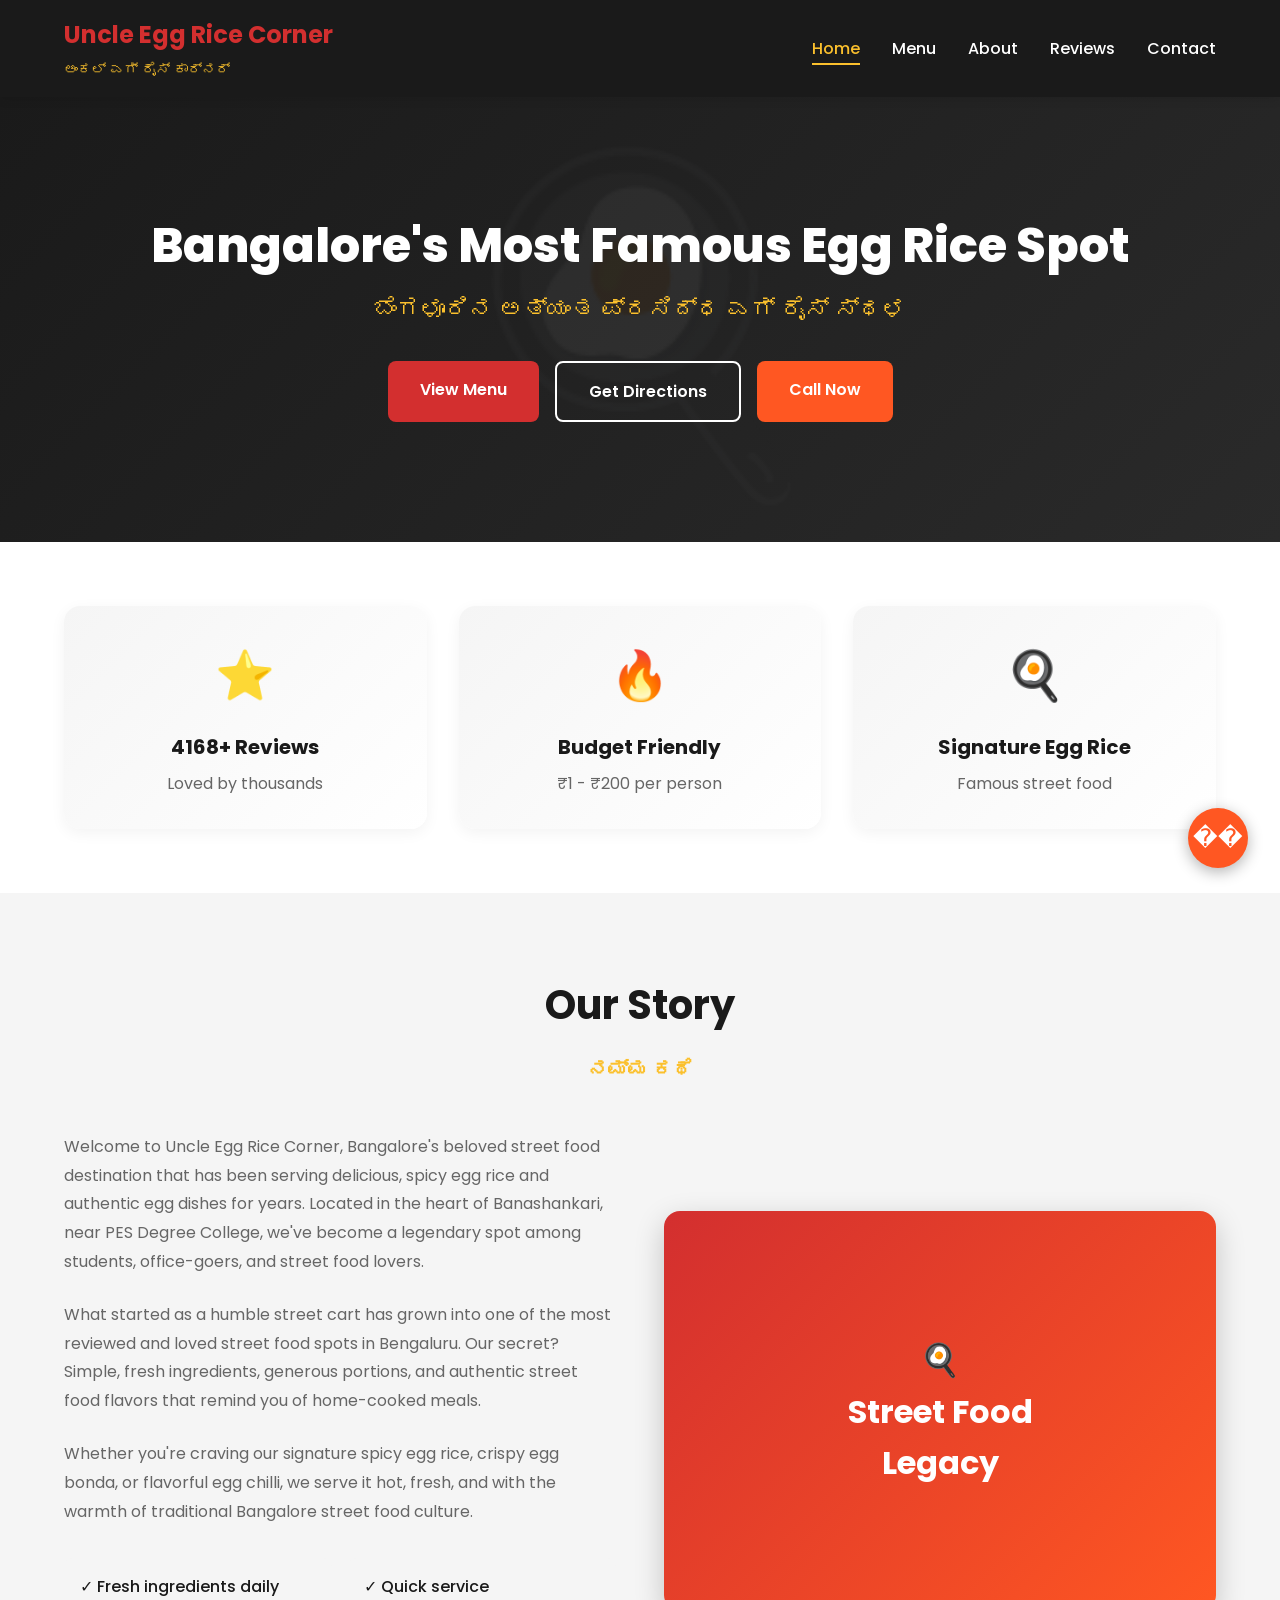
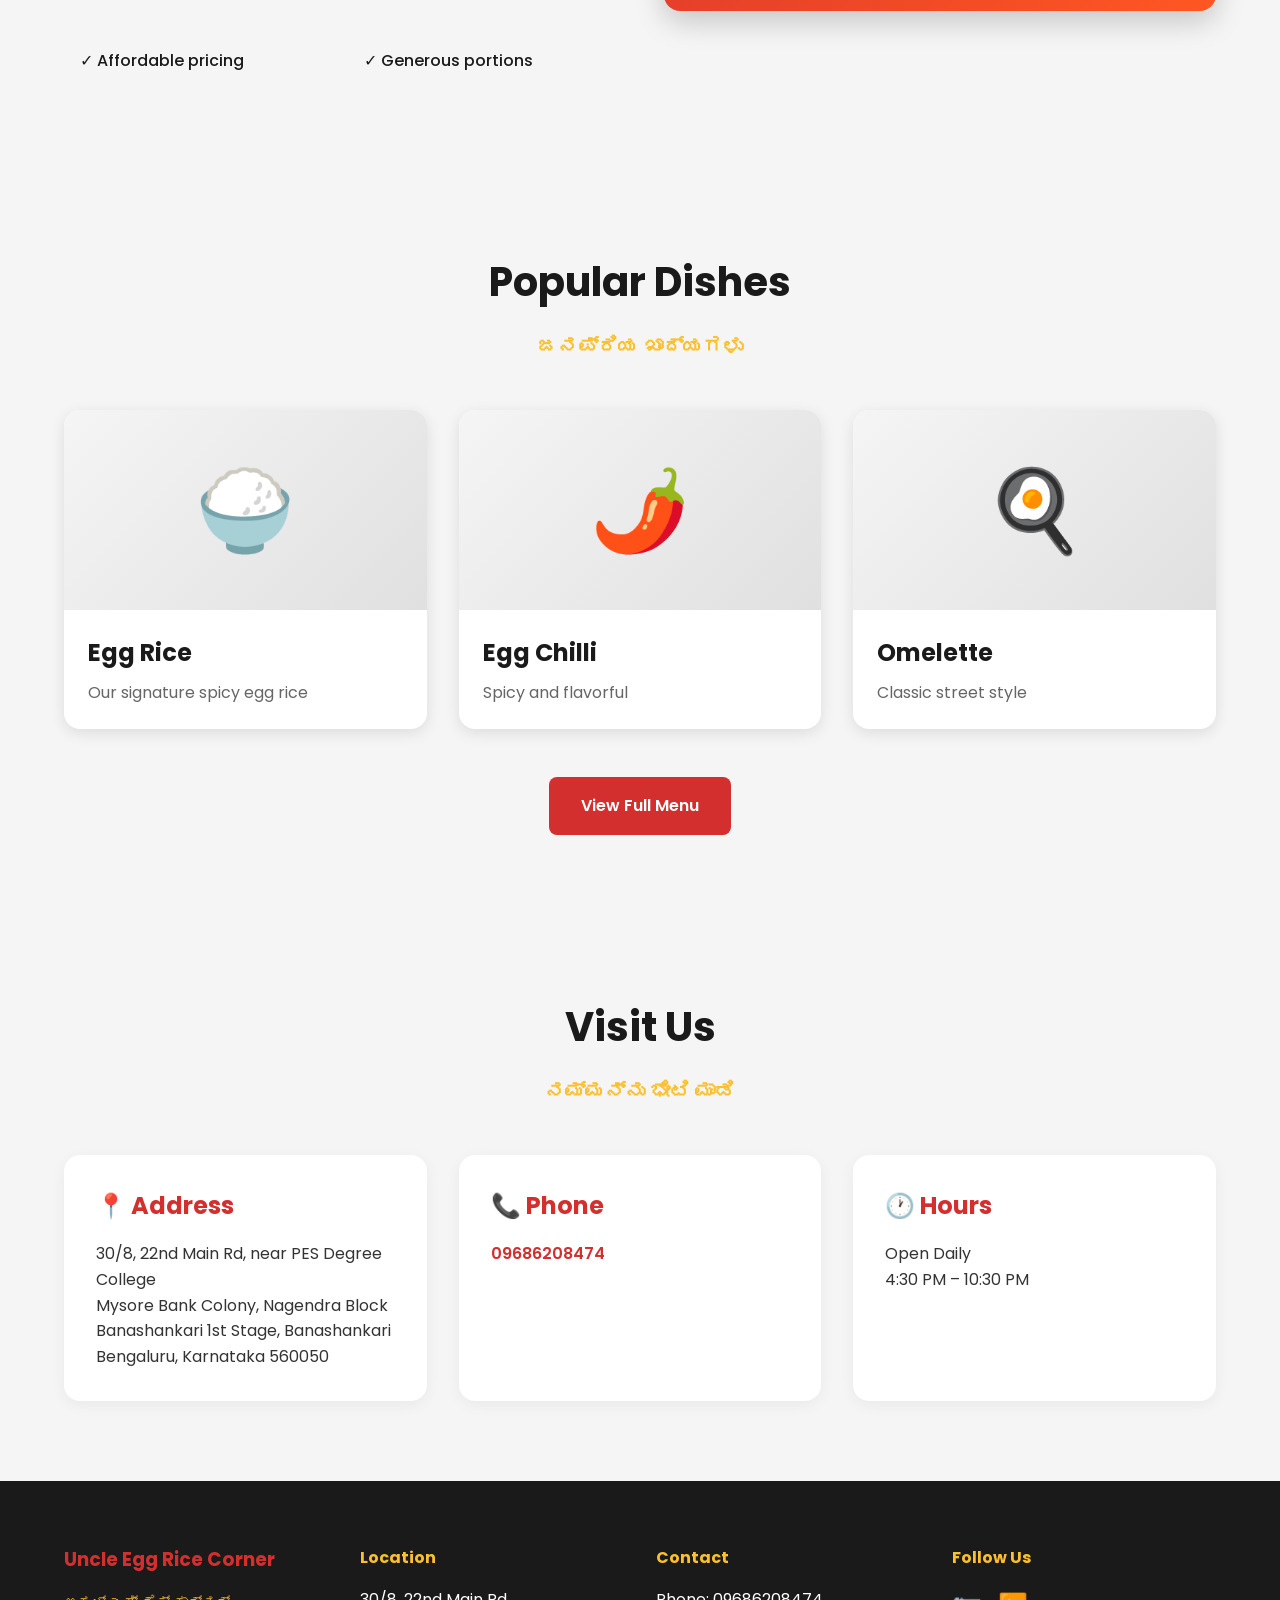
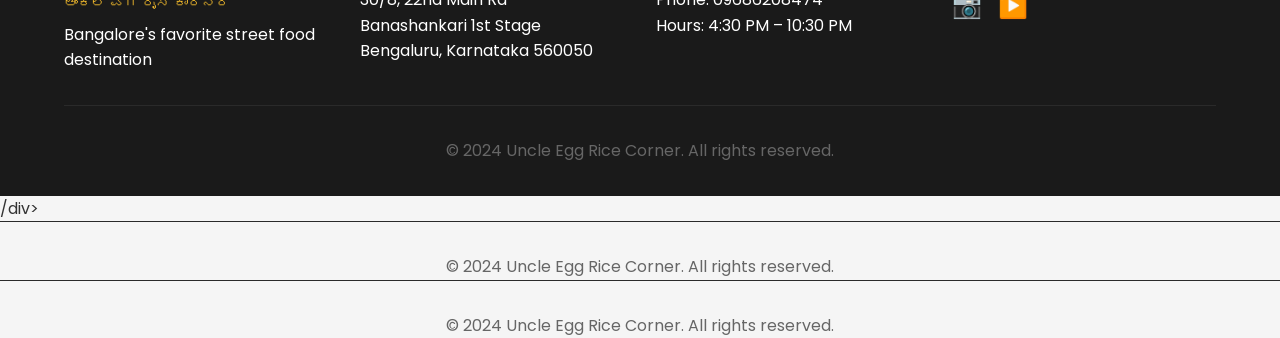
<file: index.html>
﻿<!DOCTYPE html>
<html lang="en">

<head>
    <meta charset="UTF-8">
    <meta name="viewport" content="width=device-width, initial-scale=1.0">
    <meta name="description"
        content="Uncle Egg Rice Corner is a famous Bengaluru street food spot serving spicy egg rice, egg chilli and omelette at affordable prices near PES College, Banashankari.">
    <meta name="keywords"
        content="egg rice bangalore, banashankari street food, best egg rice near PES college, uncle egg rice, bangalore street food, egg dishes bangalore">
    <meta name="author" content="Uncle Egg Rice Corner">

    <title>Best Egg Rice in Bangalore | Uncle Egg Rice Corner | ಅಂಕಲ್ ಎಗ್ ರೈಸ್ ಕಾರ್ನರ್</title>

    <link rel="preconnect" href="https://fonts.googleapis.com">
    <link rel="preconnect" href="https://fonts.gstatic.com" crossorigin>
    <link href="https://fonts.googleapis.com/css2?family=Poppins:wght@300;400;500;600;700;800&display=swap"
        rel="stylesheet">
    <link rel="stylesheet" href="css/styles.css">

    <script type="application/ld+json">
    {
      "@context": "https://schema.org",
      "@type": "Restaurant",
      "name": "Uncle Egg Rice Corner",
      "alternateName": "ಅಂಕಲ್ ಎಗ್ ರೈಸ್ ಕಾರ್ನರ್",
      "image": "https://example.com/images/hero.jpg",
      "address": {
        "@type": "PostalAddress",
        "streetAddress": "30/8, 22nd Main Rd, near PES Degree College, Mysore Bank Colony, Nagendra Block",
        "addressLocality": "Banashankari",
        "addressRegion": "Karnataka",
        "postalCode": "560050",
        "addressCountry": "IN"
      },
      "telephone": "+919686208474",
      "priceRange": "₹1 - ₹200",
      "servesCuisine": "Street Food, Fast Food",
      "aggregateRating": {
        "@type": "AggregateRating",
        "ratingValue": "3.5",
        "reviewCount": "4168"
      },
      "openingHoursSpecification": {
        "@type": "OpeningHoursSpecification",
        "dayOfWeek": ["Monday", "Tuesday", "Wednesday", "Thursday", "Friday", "Saturday", "Sunday"],
        "opens": "16:30",
        "closes": "22:30"
      },
      "geo": {
        "@type": "GeoCoordinates",
        "latitude": "12.9410",
        "longitude": "77.5530"
      }
    }
    </script>
</head>

<body>
    <nav class="navbar" id="navbar">
        <div class="nav-container">
            <div class="logo">
                <h1>Uncle Egg Rice Corner</h1>
                <p class="logo-kannada">ಅಂಕಲ್ ಎಗ್ ರೈಸ್ ಕಾರ್ನರ್</p>
            </div>
            <button class="mobile-menu-toggle" id="mobileMenuToggle">
                <span></span>
                <span></span>
                <span></span>
            </button>
            <ul class="nav-menu" id="navMenu">
                <li><a href="index.html" class="active">Home</a></li>
                <li><a href="menu.html">Menu</a></li>
                <li><a href="about.html">About</a></li>
                <li><a href="reviews.html">Reviews</a></li>
                <li><a href="contact.html">Contact</a></li>
            </ul>
        </div>
    </nav>

    <section class="hero">
        <div class="hero-overlay"></div>
        <div class="hero-content">
            <h1 class="hero-title">Bangalore's Most Famous Egg Rice Spot</h1>
            <p class="hero-subtitle">ಬೆಂಗಳೂರಿನ ಅತ್ಯಂತ ಪ್ರಸಿದ್ಧ ಎಗ್ ರೈಸ್ ಸ್ಥಳ</p>
            <div class="hero-buttons">
                <a href="menu.html" class="btn btn-primary">View Menu</a>
                <a href="https://maps.google.com/?q=WHR3+99+Bengaluru" target="_blank" class="btn btn-secondary">Get
                    Directions</a>
                <a href="tel:+919686208474" class="btn btn-accent">Call Now</a>
            </div>
        </div>
    </section>

    <section class="highlights">
        <div class="container">
            <div class="highlight-cards">
                <div class="highlight-card">
                    <div class="highlight-icon">⭐</div>
                    <h3>4168+ Reviews</h3>
                    <p>Loved by thousands</p>
                </div>
                <div class="highlight-card">
                    <div class="highlight-icon">🔥</div>
                    <h3>Budget Friendly</h3>
                    <p>₹1 - ₹200 per person</p>
                </div>
                <div class="highlight-card">
                    <div class="highlight-icon">🍳</div>
                    <h3>Signature Egg Rice</h3>
                    <p>Famous street food</p>
                </div>
            </div>
        </div>
    </section>

    <section class="story">
        <div class="container">
            <h2 class="section-title">Our Story</h2>
            <p class="section-subtitle">ನಮ್ಮ ಕಥೆ</p>
            <div class="story-content">
                <div class="story-text">
                    <p>Welcome to Uncle Egg Rice Corner, Bangalore's beloved street food destination that has been
                        serving delicious, spicy egg rice and authentic egg dishes for years. Located in the heart of
                        Banashankari, near PES Degree College, we've become a legendary spot among students,
                        office-goers, and street food lovers.</p>
                    <p>What started as a humble street cart has grown into one of the most reviewed and loved street
                        food spots in Bengaluru. Our secret? Simple, fresh ingredients, generous portions, and authentic
                        street food flavors that remind you of home-cooked meals.</p>
                    <p>Whether you're craving our signature spicy egg rice, crispy egg bonda, or flavorful egg chilli,
                        we serve it hot, fresh, and with the warmth of traditional Bangalore street food culture.</p>
                    <div class="story-features">
                        <div class="feature">✓ Fresh ingredients daily</div>
                        <div class="feature">✓ Quick service</div>
                        <div class="feature">✓ Affordable pricing</div>
                        <div class="feature">✓ Generous portions</div>
                    </div>
                </div>
                <div class="story-image">
                    <div class="placeholder-image">
                        <p>🍳<br>Street Food<br>Legacy</p>
                    </div>
                </div>
            </div>
        </div>
    </section>

    <section class="featured-dishes">
        <div class="container">
            <h2 class="section-title">Popular Dishes</h2>
            <p class="section-subtitle">ಜನಪ್ರಿಯ ಖಾದ್ಯಗಳು</p>
            <div class="dishes-grid">
                <div class="dish-card">
                    <div class="dish-image">
                        <div class="placeholder-dish">🍚</div>
                    </div>
                    <h3>Egg Rice</h3>
                    <p>Our signature spicy egg rice</p>
                </div>
                <div class="dish-card">
                    <div class="dish-image">
                        <div class="placeholder-dish">🌶️</div>
                    </div>
                    <h3>Egg Chilli</h3>
                    <p>Spicy and flavorful</p>
                </div>
                <div class="dish-card">
                    <div class="dish-image">
                        <div class="placeholder-dish">🍳</div>
                    </div>
                    <h3>Omelette</h3>
                    <p>Classic street style</p>
                </div>
            </div>
            <div class="text-center">
                <a href="menu.html" class="btn btn-primary">View Full Menu</a>
            </div>
        </div>
    </section>

    <section class="location-section">
        <div class="container">
            <h2 class="section-title">Visit Us</h2>
            <p class="section-subtitle">ನಮ್ಮನ್ನು ಭೇಟಿ ಮಾಡಿ</p>
            <div class="location-content">
                <div class="location-info">
                    <div class="info-item">
                        <h3>📍 Address</h3>
                        <p>30/8, 22nd Main Rd, near PES Degree College<br>
                            Mysore Bank Colony, Nagendra Block<br>
                            Banashankari 1st Stage, Banashankari<br>
                            Bengaluru, Karnataka 560050</p>
                    </div>
                    <div class="info-item">
                        <h3>📞 Phone</h3>
                        <p><a href="tel:+919686208474">09686208474</a></p>
                    </div>
                    <div class="info-item">
                        <h3>🕐 Hours</h3>
                        <p>Open Daily<br>4:30 PM – 10:30 PM</p>
                    </div>
                </div>
            </div>
        </div>
    </section>

    <a href="tel:+919686208474" class="floating-call-btn" title="Call Us">
        ��
    </a>

    <footer class="footer">
        <div class="container">
            <div class="footer-content">
                <div class="footer-section">
                    <h3>Uncle Egg Rice Corner</h3>
                    <p class="footer-kannada">ಅಂಕಲ್ ಎಗ್ ರೈಸ್ ಕಾರ್ನರ್</p>
                    <p>Bangalore's favorite street food destination</p>
                </div>
                <div class="footer-section">
                    <h4>Location</h4>
                    <p>30/8, 22nd Main Rd<br>
                        Banashankari 1st Stage<br>
                        Bengaluru, Karnataka 560050</p>
                </div>
                <div class="footer-section">
                    <h4>Contact</h4>
                    <p>Phone: <a href="tel:+919686208474">09686208474</a><br>
                        Hours: 4:30 PM – 10:30 PM</p>
                </div>
                <div class="footer-section">
                    <h4>Follow Us</h4>
                    <div class="social-icons">
                        <a href="#" class="social-icon">📷</a>
                        <a href="#" class="social-icon">▶️</a>
                    </div>
                </div>
            </div>
            <div class="footer-bottom">
                <p>&copy; 2024 Uncle Egg Rice Corner. All rights reserved.</p>
            </div>
        </div>
    </footer>

    <script src="js/script.js"></script>
</body>

</html>
/div>
<div class="footer-bottom">
    <p>&copy; 2024 Uncle Egg Rice Corner. All rights reserved.</p>
</div>
</div>
</footer>

<script src="js/script.js"></script>
</body>
</ html>
</div>
<div class="footer-bottom">
    <p>&copy; 2024 Uncle Egg Rice Corner. All rights reserved.</p>
</div>
</div>
</footer>

<script src="js/script.js"></script>
</body>

</html>
</file>
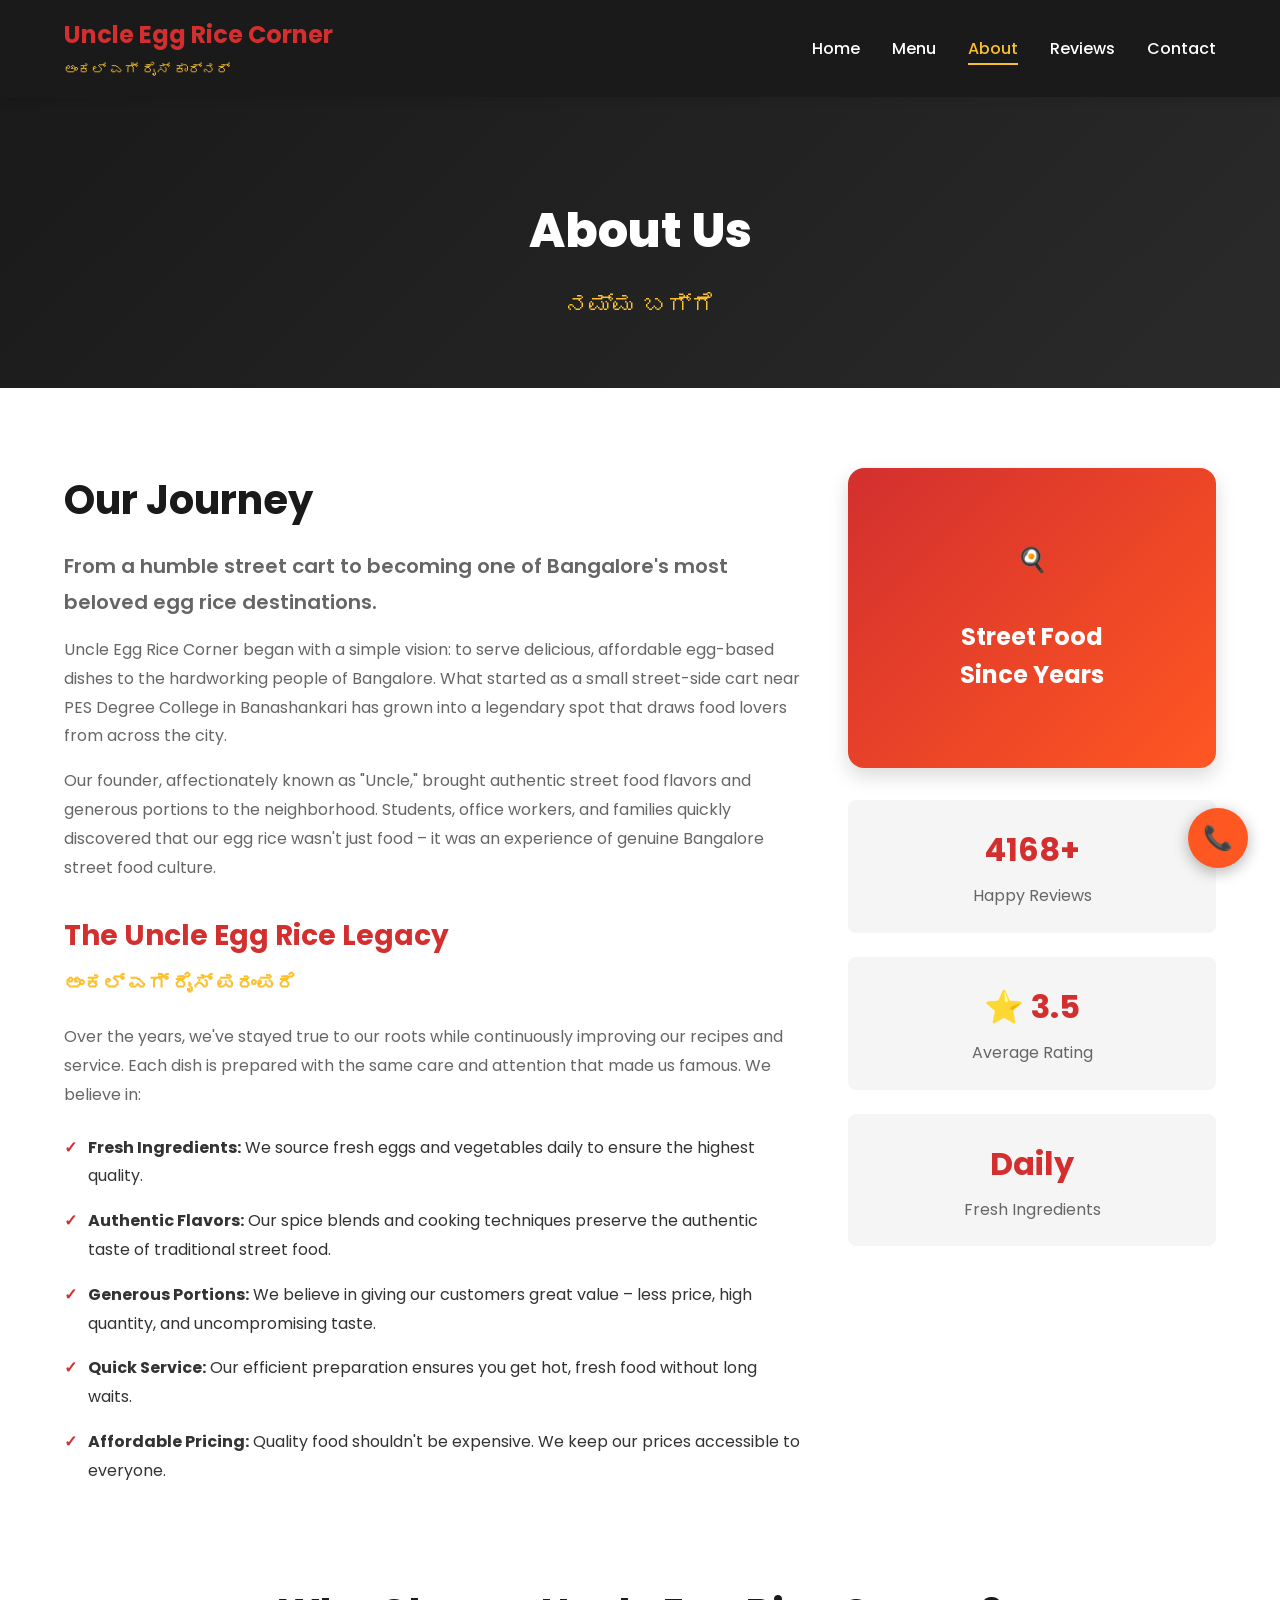
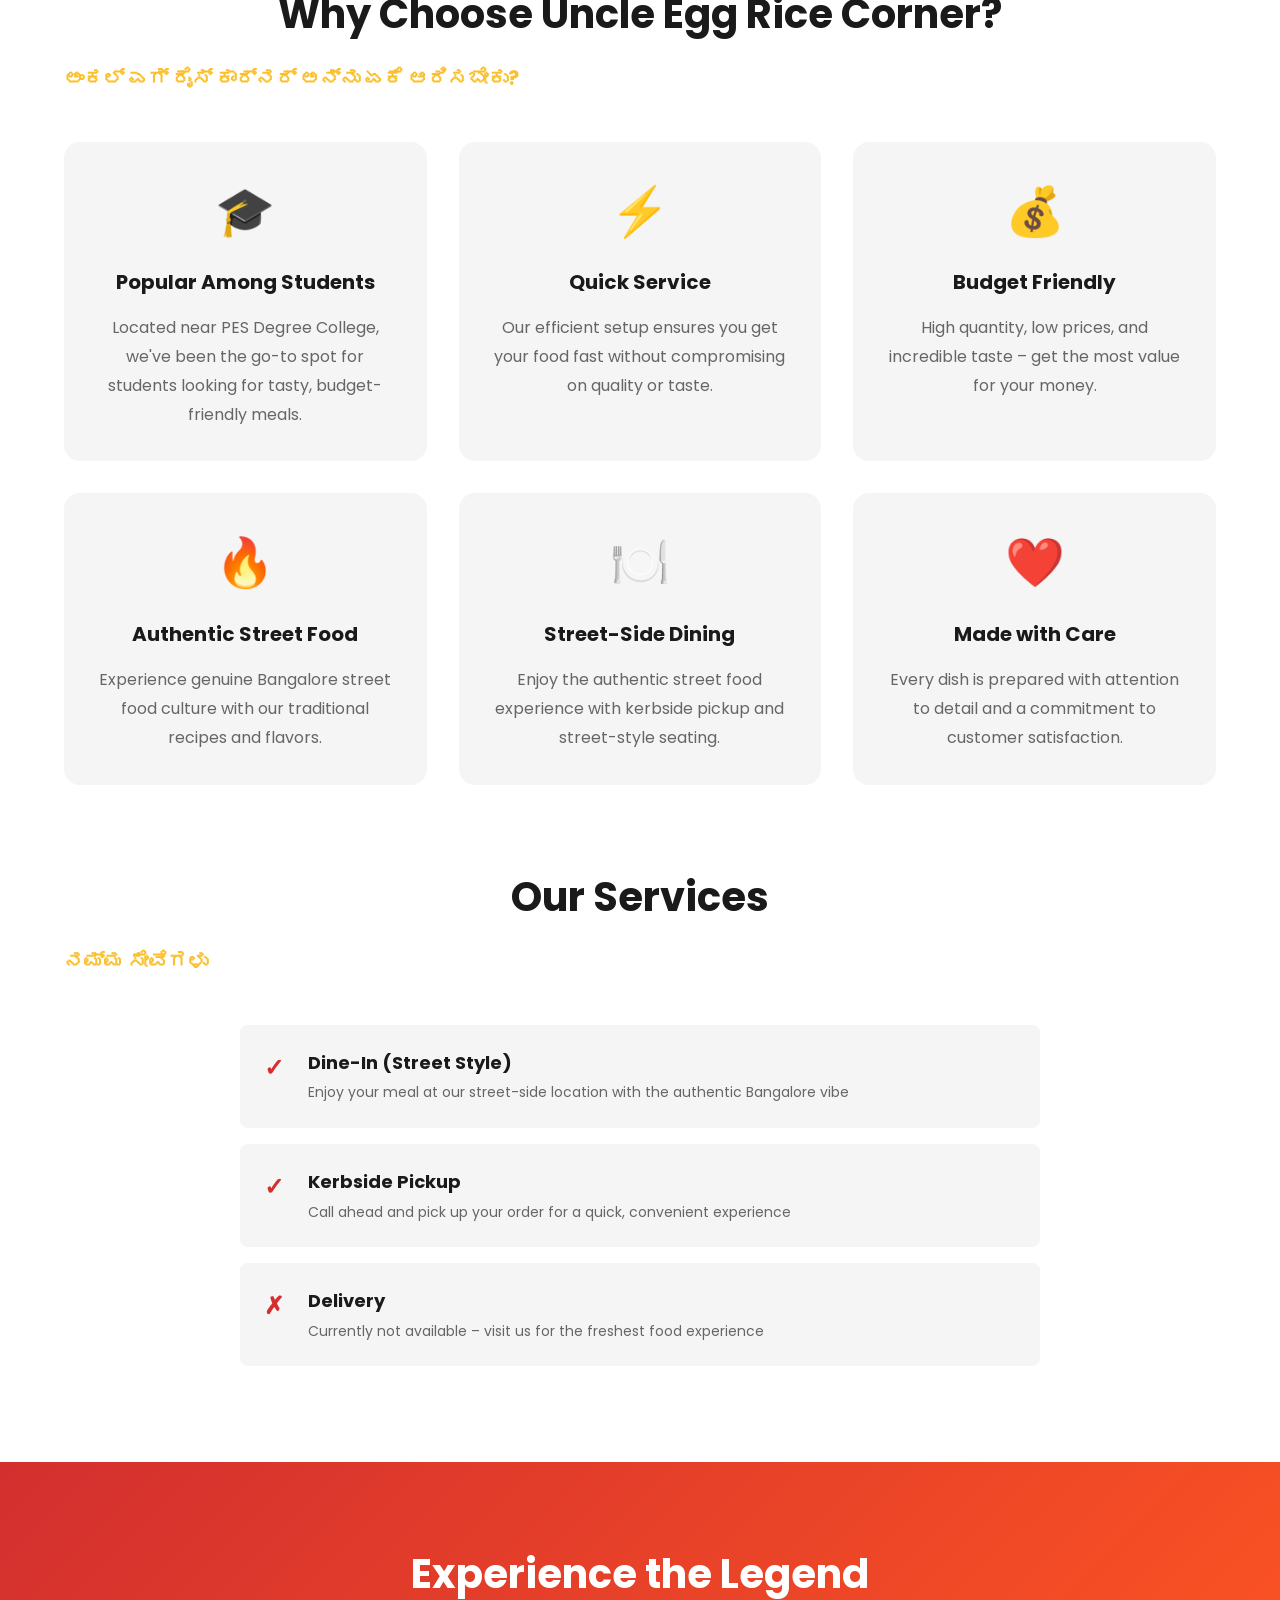
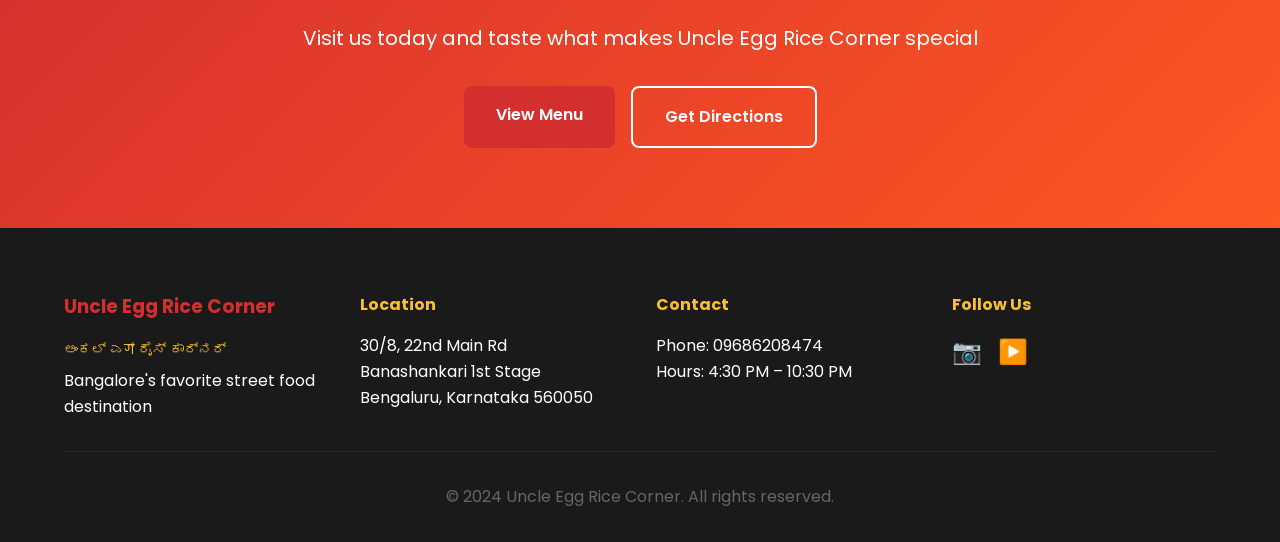
<file: about.html>
﻿<!DOCTYPE html>
<html lang="en">
<head>
    <meta charset="UTF-8">
    <meta name="viewport" content="width=device-width, initial-scale=1.0">
    <meta name="description" content="Learn about Uncle Egg Rice Corner's journey from a humble street cart to Bangalore's most loved egg rice destination near PES College.">
    <meta name="keywords" content="uncle egg rice story, banashankari street food, bangalore food history, pes college food">
    <title>About Us | Uncle Egg Rice Corner | ಅಂಕಲ್ ಎಗ್ ರೈಸ್ ಕಾರ್ನರ್</title>

    <link rel="preconnect" href="https://fonts.googleapis.com">
    <link rel="preconnect" href="https://fonts.gstatic.com" crossorigin>
    <link href="https://fonts.googleapis.com/css2?family=Poppins:wght@300;400;500;600;700;800&display=swap" rel="stylesheet">
    <link rel="stylesheet" href="css/styles.css">
</head>
<body>
    <nav class="navbar" id="navbar">
        <div class="nav-container">
            <div class="logo">
                <h1>Uncle Egg Rice Corner</h1>
                <p class="logo-kannada">ಅಂಕಲ್ ಎಗ್ ರೈಸ್ ಕಾರ್ನರ್</p>
            </div>
            <button class="mobile-menu-toggle" id="mobileMenuToggle">
                <span></span>
                <span></span>
                <span></span>
            </button>
            <ul class="nav-menu" id="navMenu">
                <li><a href="index.html">Home</a></li>
                <li><a href="menu.html">Menu</a></li>
                <li><a href="about.html" class="active">About</a></li>
                <li><a href="reviews.html">Reviews</a></li>
                <li><a href="contact.html">Contact</a></li>
            </ul>
        </div>
    </nav>

    <section class="page-header">
        <h1>About Us</h1>
        <p class="page-subtitle">ನಮ್ಮ ಬಗ್ಗೆ</p>
    </section>

    <section class="about-content">
        <div class="container">
            <div class="about-main">
                <div class="about-text-section">
                    <h2>Our Journey</h2>
                    <p class="lead">From a humble street cart to becoming one of Bangalore's most beloved egg rice destinations.</p>

                    <p>Uncle Egg Rice Corner began with a simple vision: to serve delicious, affordable egg-based dishes to the hardworking people of Bangalore. What started as a small street-side cart near PES Degree College in Banashankari has grown into a legendary spot that draws food lovers from across the city.</p>

                    <p>Our founder, affectionately known as "Uncle," brought authentic street food flavors and generous portions to the neighborhood. Students, office workers, and families quickly discovered that our egg rice wasn't just food – it was an experience of genuine Bangalore street food culture.</p>

                    <h3>The Uncle Egg Rice Legacy</h3>
                    <h4 class="kannada-heading">ಅಂಕಲ್ ಎಗ್ ರೈಸ್ ಪರಂಪರೆ</h4>

                    <p>Over the years, we've stayed true to our roots while continuously improving our recipes and service. Each dish is prepared with the same care and attention that made us famous. We believe in:</p>

                    <ul class="about-values">
                        <li><strong>Fresh Ingredients:</strong> We source fresh eggs and vegetables daily to ensure the highest quality.</li>
                        <li><strong>Authentic Flavors:</strong> Our spice blends and cooking techniques preserve the authentic taste of traditional street food.</li>
                        <li><strong>Generous Portions:</strong> We believe in giving our customers great value – less price, high quantity, and uncompromising taste.</li>
                        <li><strong>Quick Service:</strong> Our efficient preparation ensures you get hot, fresh food without long waits.</li>
                        <li><strong>Affordable Pricing:</strong> Quality food shouldn't be expensive. We keep our prices accessible to everyone.</li>
                    </ul>
                </div>

                <div class="about-image-section">
                    <div class="about-image-card">
                        <div class="placeholder-about-img">
                            <p>🍳<br><br>Street Food<br>Since Years</p>
                        </div>
                    </div>
                    <div class="about-stats">
                        <div class="stat-item">
                            <h3>4168+</h3>
                            <p>Happy Reviews</p>
                        </div>
                        <div class="stat-item">
                            <h3>⭐ 3.5</h3>
                            <p>Average Rating</p>
                        </div>
                        <div class="stat-item">
                            <h3>Daily</h3>
                            <p>Fresh Ingredients</p>
                        </div>
                    </div>
                </div>
            </div>

            <div class="why-choose-us">
                <h2>Why Choose Uncle Egg Rice Corner?</h2>
                <h3 class="kannada-heading">ಅಂಕಲ್ ಎಗ್ ರೈಸ್ ಕಾರ್ನರ್ ಅನ್ನು ಏಕೆ ಆರಿಸಬೇಕು?</h3>

                <div class="features-grid">
                    <div class="feature-card">
                        <div class="feature-icon">🎓</div>
                        <h4>Popular Among Students</h4>
                        <p>Located near PES Degree College, we've been the go-to spot for students looking for tasty, budget-friendly meals.</p>
                    </div>
                    <div class="feature-card">
                        <div class="feature-icon">⚡</div>
                        <h4>Quick Service</h4>
                        <p>Our efficient setup ensures you get your food fast without compromising on quality or taste.</p>
                    </div>
                    <div class="feature-card">
                        <div class="feature-icon">💰</div>
                        <h4>Budget Friendly</h4>
                        <p>High quantity, low prices, and incredible taste – get the most value for your money.</p>
                    </div>
                    <div class="feature-card">
                        <div class="feature-icon">🔥</div>
                        <h4>Authentic Street Food</h4>
                        <p>Experience genuine Bangalore street food culture with our traditional recipes and flavors.</p>
                    </div>
                    <div class="feature-card">
                        <div class="feature-icon">🍽️</div>
                        <h4>Street-Side Dining</h4>
                        <p>Enjoy the authentic street food experience with kerbside pickup and street-style seating.</p>
                    </div>
                    <div class="feature-card">
                        <div class="feature-icon">❤️</div>
                        <h4>Made with Care</h4>
                        <p>Every dish is prepared with attention to detail and a commitment to customer satisfaction.</p>
                    </div>
                </div>
            </div>

            <div class="services-section">
                <h2>Our Services</h2>
                <h3 class="kannada-heading">ನಮ್ಮ ಸೇವೆಗಳು</h3>
                <div class="services-list">
                    <div class="service-item">
                        <span class="service-icon">✓</span>
                        <div>
                            <h4>Dine-In (Street Style)</h4>
                            <p>Enjoy your meal at our street-side location with the authentic Bangalore vibe</p>
                        </div>
                    </div>
                    <div class="service-item">
                        <span class="service-icon">✓</span>
                        <div>
                            <h4>Kerbside Pickup</h4>
                            <p>Call ahead and pick up your order for a quick, convenient experience</p>
                        </div>
                    </div>
                    <div class="service-item">
                        <span class="service-icon">✗</span>
                        <div>
                            <h4>Delivery</h4>
                            <p>Currently not available – visit us for the freshest food experience</p>
                        </div>
                    </div>
                </div>
            </div>
        </div>
    </section>

    <section class="cta-section">
        <div class="container">
            <h2>Experience the Legend</h2>
            <p>Visit us today and taste what makes Uncle Egg Rice Corner special</p>
            <div class="cta-buttons">
                <a href="menu.html" class="btn btn-primary">View Menu</a>
                <a href="contact.html" class="btn btn-secondary">Get Directions</a>
            </div>
        </div>
    </section>

    <a href="tel:+919686208474" class="floating-call-btn" title="Call Us">📞</a>

    <footer class="footer">
        <div class="container">
            <div class="footer-content">
                <div class="footer-section">
                    <h3>Uncle Egg Rice Corner</h3>
                    <p class="footer-kannada">ಅಂಕಲ್ ಎग್ ರೈಸ್ ಕಾರ್ನರ್</p>
                    <p>Bangalore's favorite street food destination</p>
                </div>
                <div class="footer-section">
                    <h4>Location</h4>
                    <p>30/8, 22nd Main Rd<br>Banashankari 1st Stage<br>Bengaluru, Karnataka 560050</p>
                </div>
                <div class="footer-section">
                    <h4>Contact</h4>
                    <p>Phone: <a href="tel:+919686208474">09686208474</a><br>Hours: 4:30 PM – 10:30 PM</p>
                </div>
                <div class="footer-section">
                    <h4>Follow Us</h4>
                    <div class="social-icons">
                        <a href="#" class="social-icon">📷</a>
                        <a href="#" class="social-icon">▶️</a>
                    </div>
                </div>
            </div>
            <div class="footer-bottom">
                <p>&copy; 2024 Uncle Egg Rice Corner. All rights reserved.</p>
            </div>
        </div>
    </footer>

    <script src="js/script.js"></script>
</body>
</html>
</file>
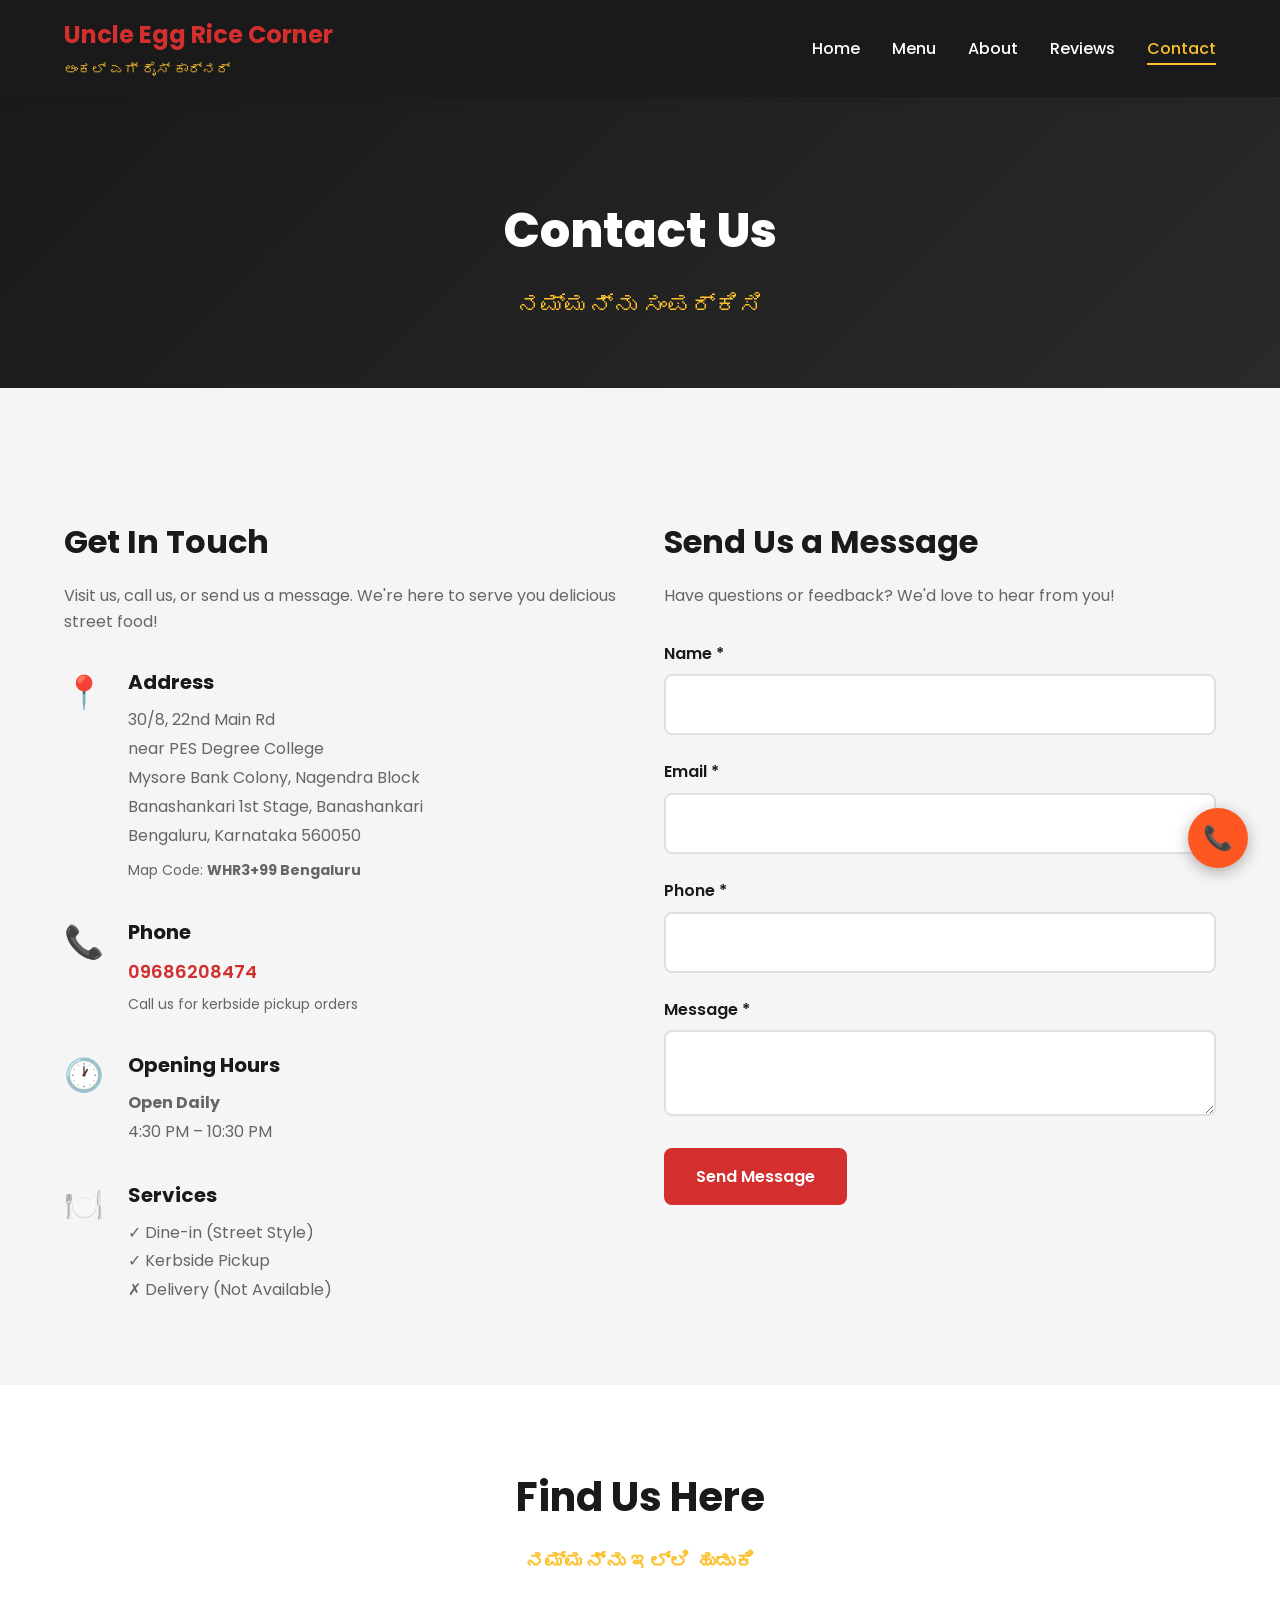
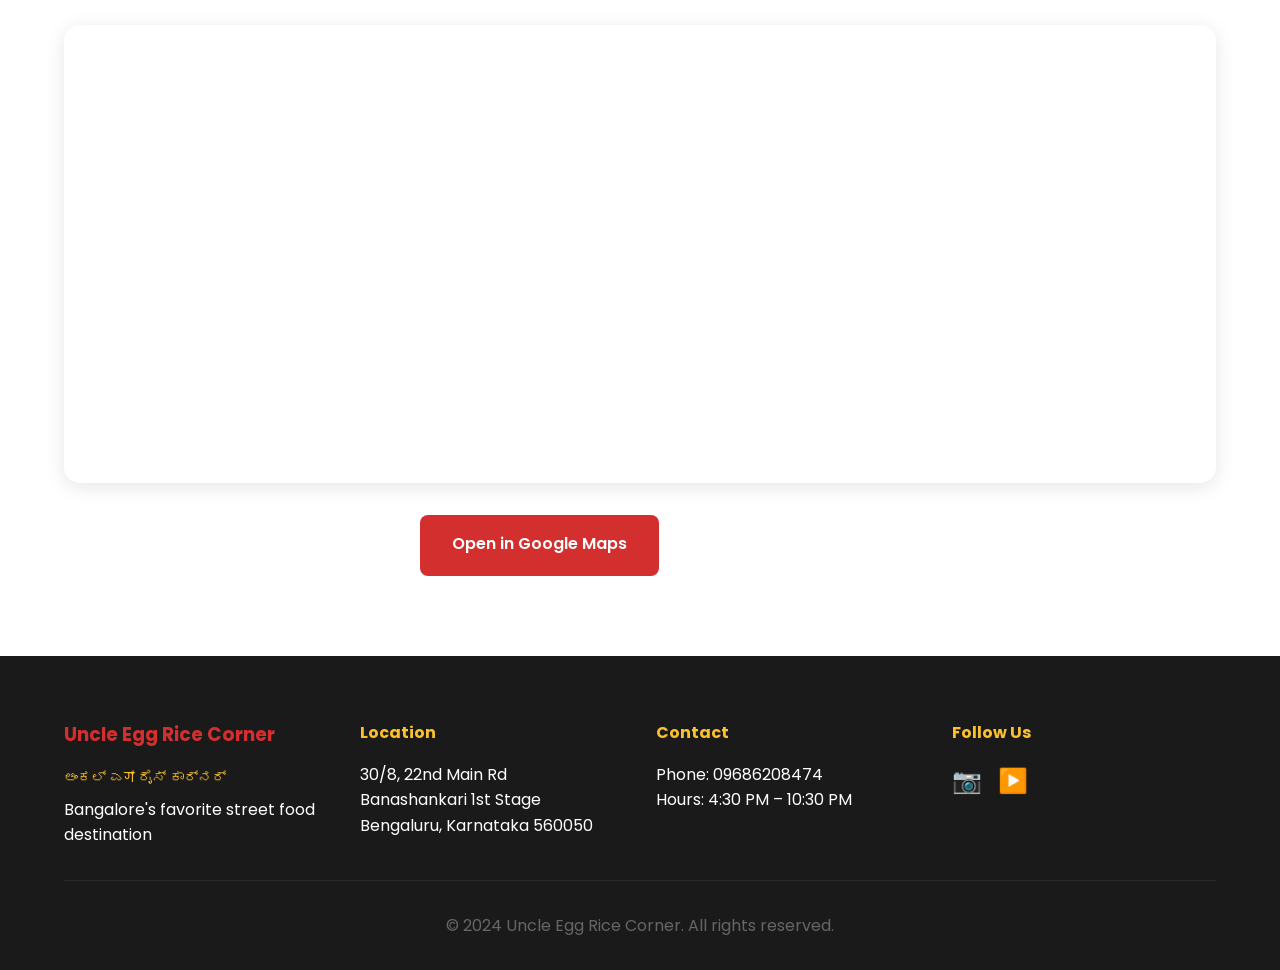
<file: contact.html>
﻿<!DOCTYPE html>
<html lang="en">

<head>
    <meta charset="UTF-8">
    <meta name="viewport" content="width=device-width, initial-scale=1.0">
    <meta name="description"
        content="Contact Uncle Egg Rice Corner in Banashankari, Bangalore. Get directions, call us, or send a message. Open daily 4:30 PM to 10:30 PM.">
    <meta name="keywords"
        content="uncle egg rice contact, banashankari location, bangalore street food location, directions to uncle egg rice">
    <title>Contact Us | Uncle Egg Rice Corner | ಅಂಕಲ್ ಎಗ್ ರೈಸ್ ಕಾರ್ನರ್</title>
    <link rel="preconnect" href="https://fonts.googleapis.com">
    <link rel="preconnect" href="https://fonts.gstatic.com" crossorigin>
    <link href="https://fonts.googleapis.com/css2?family=Poppins:wght@300;400;500;600;700;800&display=swap"
        rel="stylesheet">
    <link rel="stylesheet" href="css/styles.css">
</head>

<body>
    <nav class="navbar" id="navbar">
        <div class="nav-container">
            <div class="logo">
                <h1>Uncle Egg Rice Corner</h1>
                <p class="logo-kannada">ಅಂಕಲ್ ಎಗ್ ರೈಸ್ ಕಾರ್ನರ್</p>
            </div>
            <button class="mobile-menu-toggle" id="mobileMenuToggle"><span></span><span></span><span></span></button>
            <ul class="nav-menu" id="navMenu">
                <li><a href="index.html">Home</a></li>
                <li><a href="menu.html">Menu</a></li>
                <li><a href="about.html">About</a></li>
                <li><a href="reviews.html">Reviews</a></li>
                <li><a href="contact.html" class="active">Contact</a></li>
            </ul>
        </div>
    </nav>

    <section class="page-header">
        <h1>Contact Us</h1>
        <p class="page-subtitle">ನಮ್ಮನ್ನು ಸಂಪರ್ಕಿಸಿ</p>
    </section>
    <section class="contact-section">
        <div class="container">
            <div class="contact-grid">
                <div class="contact-info-column">
                    <h2>Get In Touch</h2>
                    <p>Visit us, call us, or send us a message. We're here to serve you delicious street food!</p>
                    <div class="contact-details">
                        <div class="contact-item">
                            <div class="contact-icon">📍</div>
                            <div class="contact-text">
                                <h3>Address</h3>
                                <p>30/8, 22nd Main Rd<br>near PES Degree College<br>Mysore Bank Colony, Nagendra
                                    Block<br>Banashankari 1st Stage, Banashankari<br>Bengaluru, Karnataka 560050</p>
                                <p class="map-code">Map Code: <strong>WHR3+99 Bengaluru</strong></p>
                            </div>
                        </div>
                        <div class="contact-item">
                            <div class="contact-icon">📞</div>
                            <div class="contact-text">
                                <h3>Phone</h3>
                                <p><a href="tel:+919686208474" class="contact-link">09686208474</a></p>
                                <p class="small-text">Call us for kerbside pickup orders</p>
                            </div>
                        </div>
                        <div class="contact-item">
                            <div class="contact-icon">🕐</div>
                            <div class="contact-text">
                                <h3>Opening Hours</h3>
                                <p><strong>Open Daily</strong><br>4:30 PM – 10:30 PM</p>
                            </div>
                        </div>
                        <div class="contact-item">
                            <div class="contact-icon">🍽️</div>
                            <div class="contact-text">
                                <h3>Services</h3>
                                <p>✓ Dine-in (Street Style)<br>✓ Kerbside Pickup<br>✗ Delivery (Not Available)</p>
                            </div>
                        </div>
                    </div>
                </div>
                <div class="contact-form-column">
                    <h2>Send Us a Message</h2>
                    <p>Have questions or feedback? We'd love to hear from you!</p>
                    <form id="contactForm">
                        <div class="form-group"><label>Name *</label><input type="text" name="name" required></div>
                        <div class="form-group"><label>Email *</label><input type="email" name="email" required></div>
                        <div class="form-group"><label>Phone *</label><input type="tel" name="phone" required></div>
                        <div class="form-group"><label>Message *</label><textarea name="message" required></textarea>
                        </div><button type="submit" class="btn btn-primary">Send Message</button>
                    </form>
                    <div id="form-status" style="margin-top:16px;color:#198754;"></div>
                    <div id="formSuccess" class="form-message success" style="display: none;">
                        <p>✓ Thank you! Your message has been sent successfully.</p>
                    </div>
                    <div id="formError" class="form-message error" style="display: none;">
                        <p>✗ Something went wrong. Please try again or call us directly.</p>
                    </div>
                </div>
            </div>
        </div>
    </section>
    <section class="map-section">
        <div class="container">
            <h2>Find Us Here</h2>
            <p class="section-subtitle">ನಮ್ಮನ್ನು ಇಲ್ಲಿ ಹುಡುಕಿ</p>
            <div class="map-container"><iframe
                    src="https://www.google.com/maps/embed?pb=!1m18!1m12!1m3!1d3888.8!2d77.553!3d12.941!2m3!1f0!2f0!3f0!3m2!1i1024!2i768!4f13.1!3m3!1m2!1s0x0%3A0x0!2zMTLCsDU2JzI3LjYiTiA3N8KwMzMnMTAuOCJF!5e0!3m2!1sen!2sin!4v1234567890"
                    width="100%" height="450" style="border:0;" allowfullscreen="" loading="lazy"
                    referrerpolicy="no-referrer-when-downgrade"></iframe></div>
            <div class="map-buttons"><a href="https://maps.google.com/?q=WHR3+99+Bengaluru" target="_blank"
                    class="btn btn-primary">Open in Google Maps</a><a
                    href="https://www.google.com/maps/dir/?api=1&destination=12.941,77.553" target="_blank"
                    class="btn btn-secondary">Get Directions</a></div>
        </div>
    </section>
    <a href="tel:+919686208474" class="floating-call-btn" title="Call Us">📞</a>
    <footer class="footer">
        <div class="container">
            <div class="footer-content">
                <div class="footer-section">
                    <h3>Uncle Egg Rice Corner</h3>
                    <p class="footer-kannada">ಅಂಕಲ್ ಎग್ ರೈಸ್ ಕಾರ್ನರ್</p>
                    <p>Bangalore's favorite street food destination</p>
                </div>
                <div class="footer-section">
                    <h4>Location</h4>
                    <p>30/8, 22nd Main Rd<br>Banashankari 1st Stage<br>Bengaluru, Karnataka 560050</p>
                </div>
                <div class="footer-section">
                    <h4>Contact</h4>
                    <p>Phone: <a href="tel:+919686208474">09686208474</a><br>Hours: 4:30 PM – 10:30 PM</p>
                </div>
                <div class="footer-section">
                    <h4>Follow Us</h4>
                    <div class="social-icons"><a href="#" class="social-icon">📷</a><a href="#"
                            class="social-icon">▶️</a></div>
                </div>
            </div>
            <div class="footer-bottom">
                <p>&copy; 2024 Uncle Egg Rice Corner. All rights reserved.</p>
            </div>
        </div>
    </footer>
    <script src="js/script.js" defer></script>
</body>

</html>
</file>
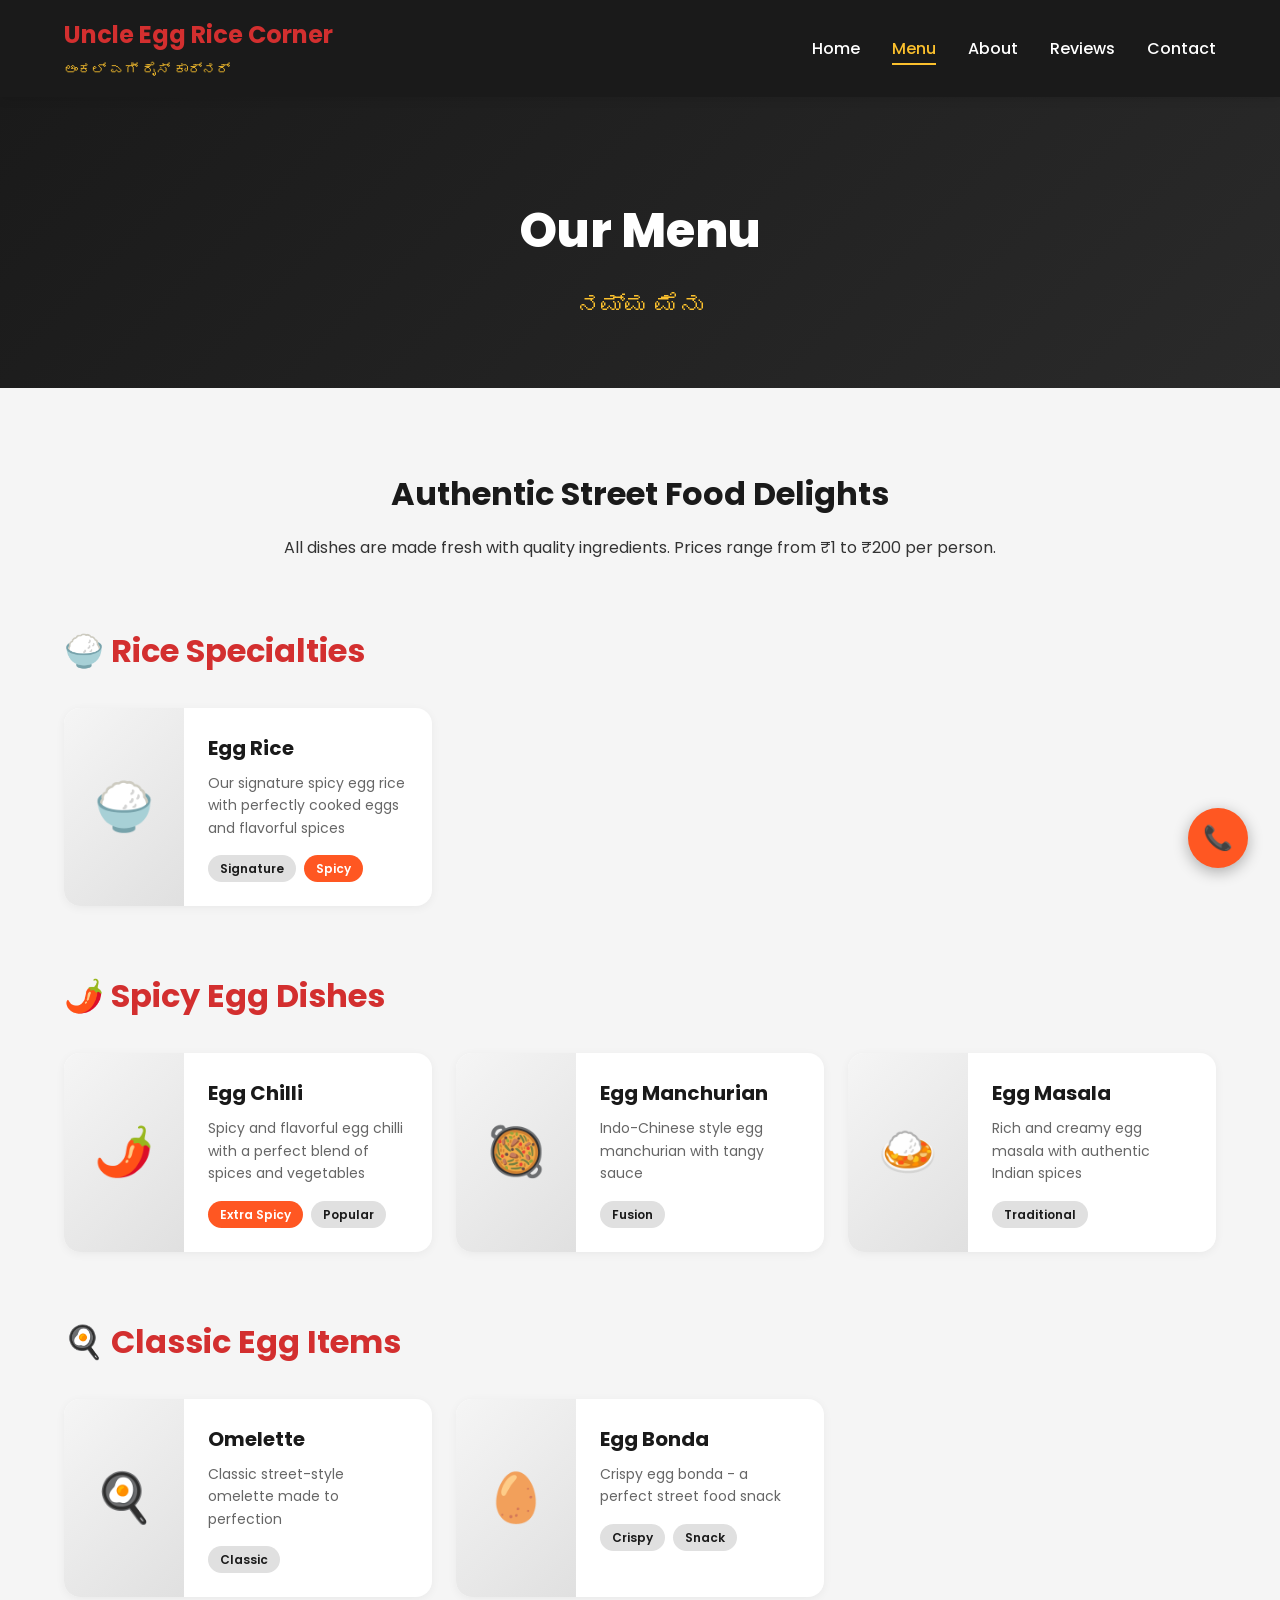
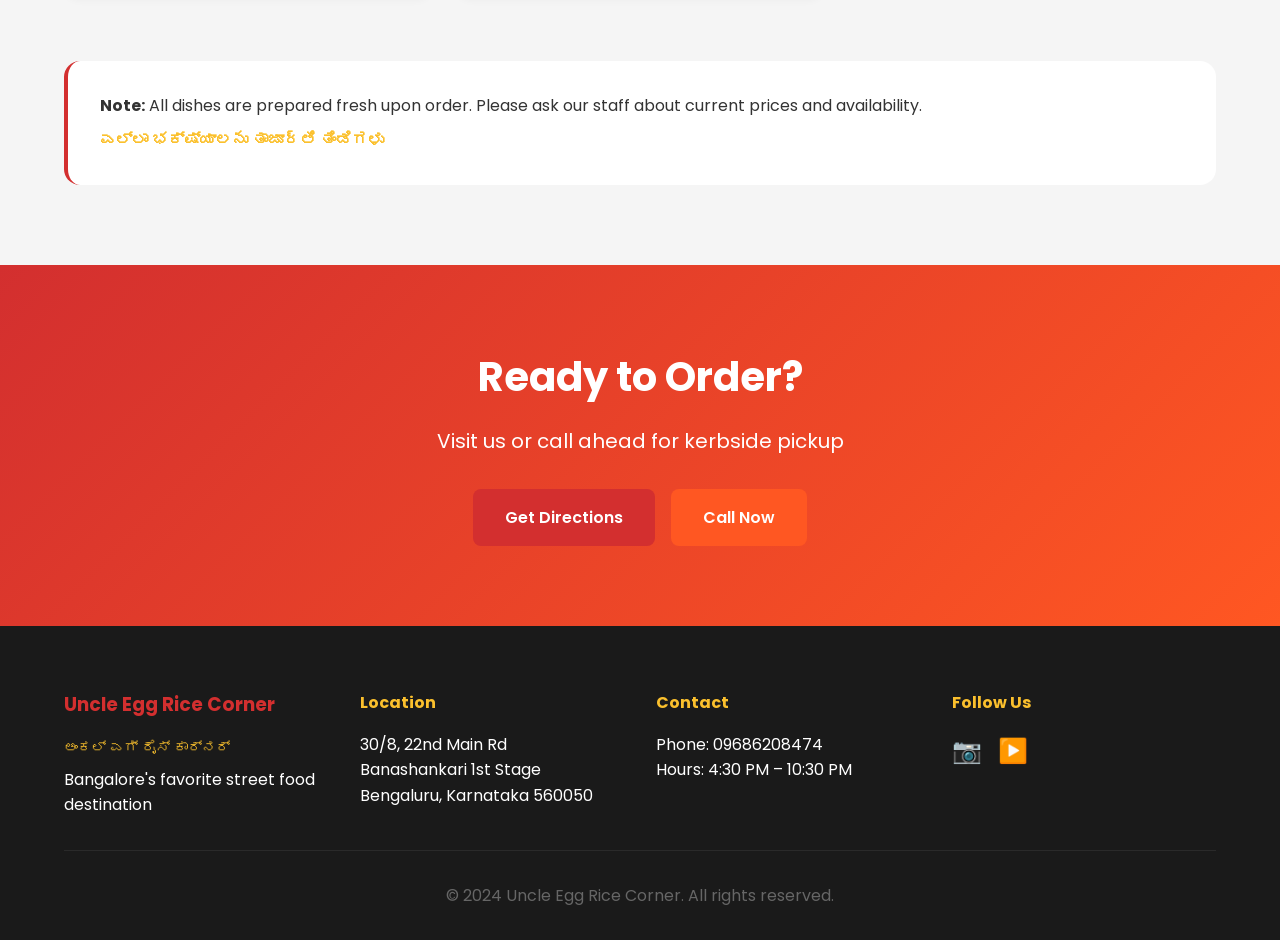
<file: menu.html>
﻿<!DOCTYPE html>
<html lang="en">
<head>
    <meta charset="UTF-8">
    <meta name="viewport" content="width=device-width, initial-scale=1.0">
    <meta name="description" content="Check out our delicious menu featuring signature egg rice, egg chilli, omelette, egg manchurian, and more at Uncle Egg Rice Corner.">
    <meta name="keywords" content="egg rice menu, egg dishes bangalore, street food menu, uncle egg rice menu, banashankari food">
    <title>Menu | Uncle Egg Rice Corner | ಅンクಲ್ エッグ ライス コーナー</title>
    <link rel="preconnect" href="https://fonts.googleapis.com">
    <link rel="preconnect" href="https://fonts.gstatic.com" crossorigin>
    <link href="https://fonts.googleapis.com/css2?family=Poppins:wght@300;400;500;600;700;800&display=swap" rel="stylesheet">
    <link rel="stylesheet" href="css/styles.css">
</head>
<body>
    <nav class="navbar" id="navbar">
        <div class="nav-container">
            <div class="logo">
                <h1>Uncle Egg Rice Corner</h1>
                <p class="logo-kannada">ಅಂಕಲ್ ಎಗ್ ರೈಸ್ ಕಾರ್ನರ್</p>
            </div>
            <button class="mobile-menu-toggle" id="mobileMenuToggle"><span></span><span></span><span></span></button>
            <ul class="nav-menu" id="navMenu">
                <li><a href="index.html">Home</a></li>
                <li><a href="menu.html" class="active">Menu</a></li>
                <li><a href="about.html">About</a></li>
                <li><a href="reviews.html">Reviews</a></li>
                <li><a href="contact.html">Contact</a></li>
            </ul>
        </div>
    </nav>

    <section class="page-header">
        <h1>Our Menu</h1>
        <p class="page-subtitle">ನಮ್ಮ ಮೆನು</p>
    </section>
    <section class="menu-section">
        <div class="container">
            <div class="menu-intro">
                <h2>Authentic Street Food Delights</h2>
                <p>All dishes are made fresh with quality ingredients. Prices range from ₹1 to ₹200 per person.</p>
            </div>
            <div class="menu-category">
                <h3 class="category-title">🍚 Rice Specialties</h3>
                <div class="menu-grid">
                    <div class="menu-item"><div class="menu-item-image"><div class="placeholder-menu-img">🍚</div></div><div class="menu-item-content"><h4>Egg Rice</h4><p class="menu-desc">Our signature spicy egg rice with perfectly cooked eggs and flavorful spices</p><div class="menu-tags"><span class="tag">Signature</span><span class="tag spicy">Spicy</span></div></div></div>
                </div>
            </div>
            <div class="menu-category">
                <h3 class="category-title">🌶️ Spicy Egg Dishes</h3>
                <div class="menu-grid">
                    <div class="menu-item"><div class="menu-item-image"><div class="placeholder-menu-img">🌶️</div></div><div class="menu-item-content"><h4>Egg Chilli</h4><p class="menu-desc">Spicy and flavorful egg chilli with a perfect blend of spices and vegetables</p><div class="menu-tags"><span class="tag spicy">Extra Spicy</span><span class="tag">Popular</span></div></div></div>
                    <div class="menu-item"><div class="menu-item-image"><div class="placeholder-menu-img">🥘</div></div><div class="menu-item-content"><h4>Egg Manchurian</h4><p class="menu-desc">Indo-Chinese style egg manchurian with tangy sauce</p><div class="menu-tags"><span class="tag">Fusion</span></div></div></div>
                    <div class="menu-item"><div class="menu-item-image"><div class="placeholder-menu-img">🍛</div></div><div class="menu-item-content"><h4>Egg Masala</h4><p class="menu-desc">Rich and creamy egg masala with authentic Indian spices</p><div class="menu-tags"><span class="tag">Traditional</span></div></div></div>
                </div>
            </div>
            <div class="menu-category">
                <h3 class="category-title">🍳 Classic Egg Items</h3>
                <div class="menu-grid">
                    <div class="menu-item"><div class="menu-item-image"><div class="placeholder-menu-img">🍳</div></div><div class="menu-item-content"><h4>Omelette</h4><p class="menu-desc">Classic street-style omelette made to perfection</p><div class="menu-tags"><span class="tag">Classic</span></div></div></div>
                    <div class="menu-item"><div class="menu-item-image"><div class="placeholder-menu-img">🥚</div></div><div class="menu-item-content"><h4>Egg Bonda</h4><p class="menu-desc">Crispy egg bonda - a perfect street food snack</p><div class="menu-tags"><span class="tag">Crispy</span><span class="tag">Snack</span></div></div></div>
                </div>
            </div>
            <div class="menu-note"><p><strong>Note:</strong> All dishes are prepared fresh upon order. Please ask our staff about current prices and availability.</p><p class="kannada-note">ಎಲ್ಲಾ భಕ್ಷ್ಯాలను ತಾಜూర్తಿ ತಿಂಡಿಗಳು</p></div>
        </div>
    </section>

    <section class="cta-section"><div class="container"><h2>Ready to Order?</h2><p>Visit us or call ahead for kerbside pickup</p><div class="cta-buttons"><a href="contact.html" class="btn btn-primary">Get Directions</a><a href="tel:+919686208474" class="btn btn-accent">Call Now</a></div></div></section>
    <a href="tel:+919686208474" class="floating-call-btn" title="Call Us">📞</a>
    <footer class="footer"><div class="container"><div class="footer-content"><div class="footer-section"><h3>Uncle Egg Rice Corner</h3><p class="footer-kannada">ಅಂಕಲ್ ಎಗ್ ರೈಸ್ ಕಾರ್ನರ್</p><p>Bangalore's favorite street food destination</p></div><div class="footer-section"><h4>Location</h4><p>30/8, 22nd Main Rd<br>Banashankari 1st Stage<br>Bengaluru, Karnataka 560050</p></div><div class="footer-section"><h4>Contact</h4><p>Phone: <a href="tel:+919686208474">09686208474</a><br>Hours: 4:30 PM – 10:30 PM</p></div><div class="footer-section"><h4>Follow Us</h4><div class="social-icons"><a href="#" class="social-icon">📷</a><a href="#" class="social-icon">▶️</a></div></div></div><div class="footer-bottom"><p>&copy; 2024 Uncle Egg Rice Corner. All rights reserved.</p></div></div></footer>
    <script src="js/script.js"></script>
</body>
</html>
</file>
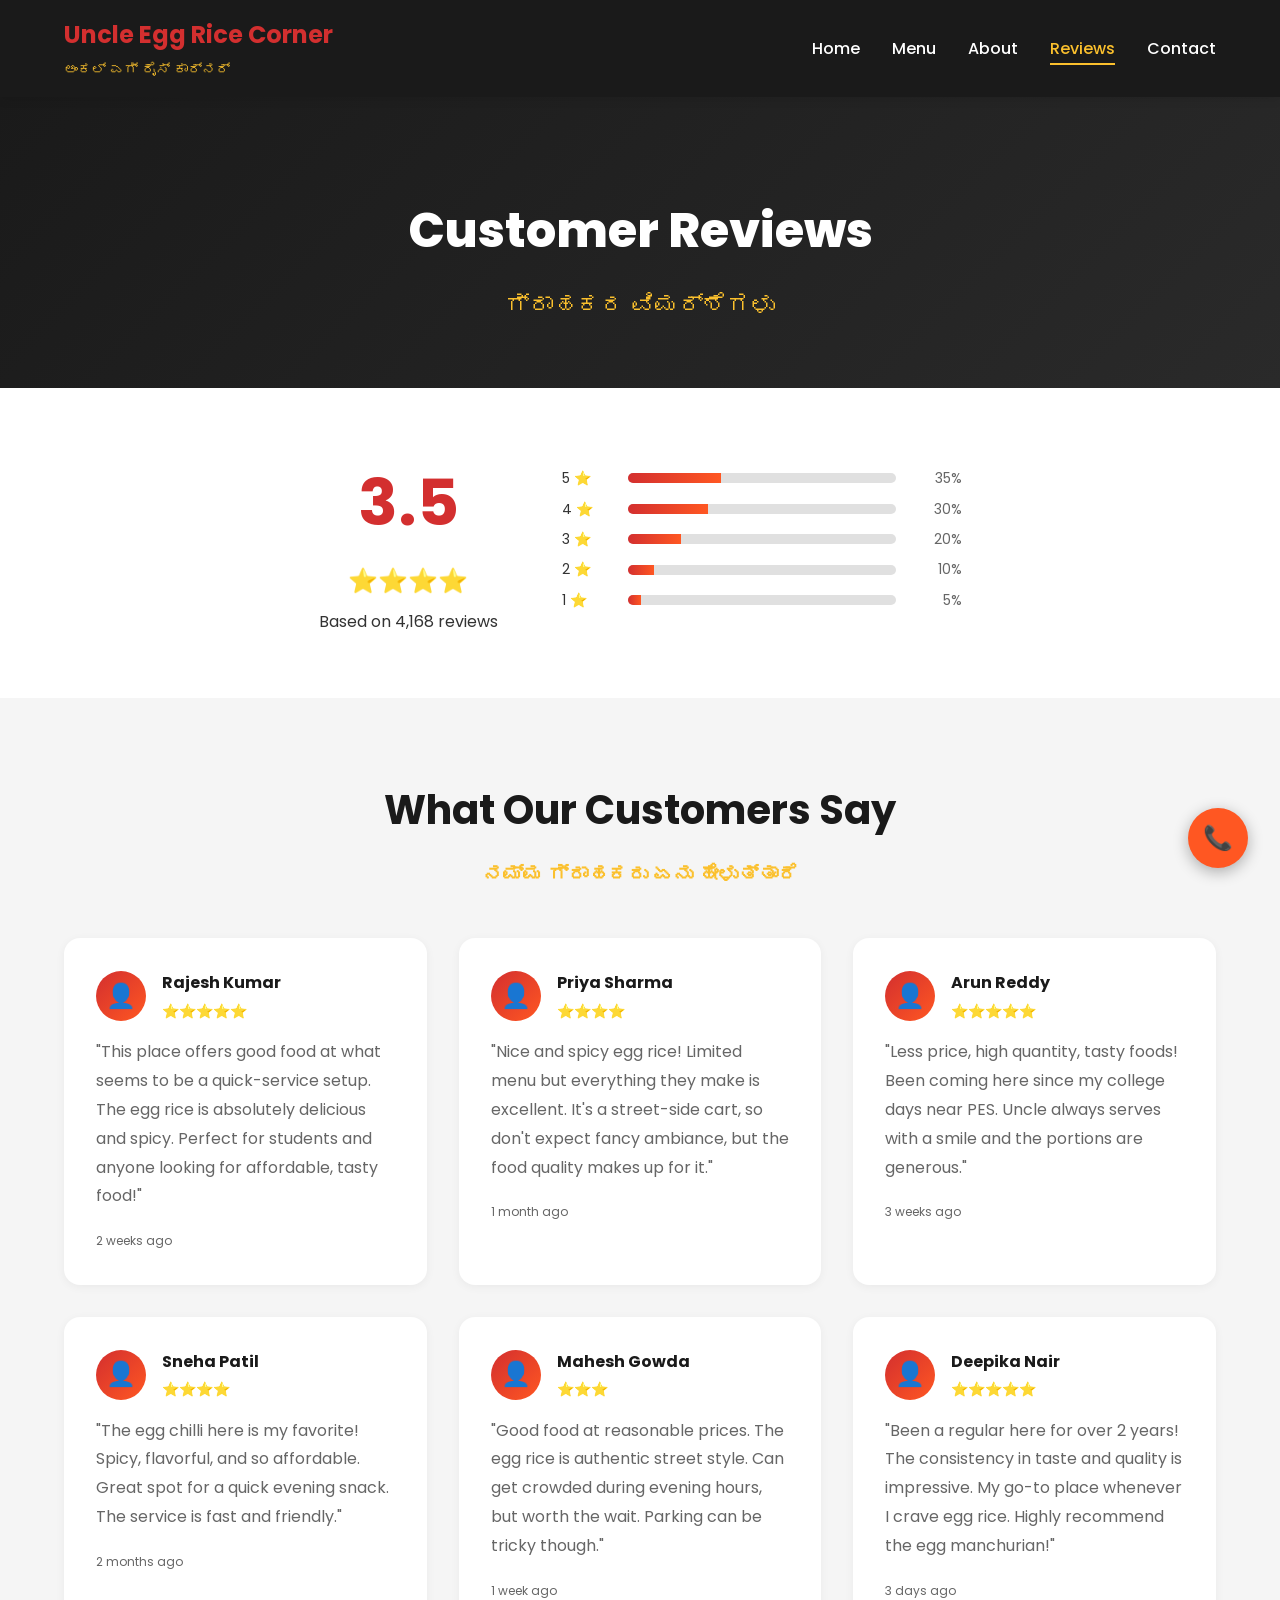
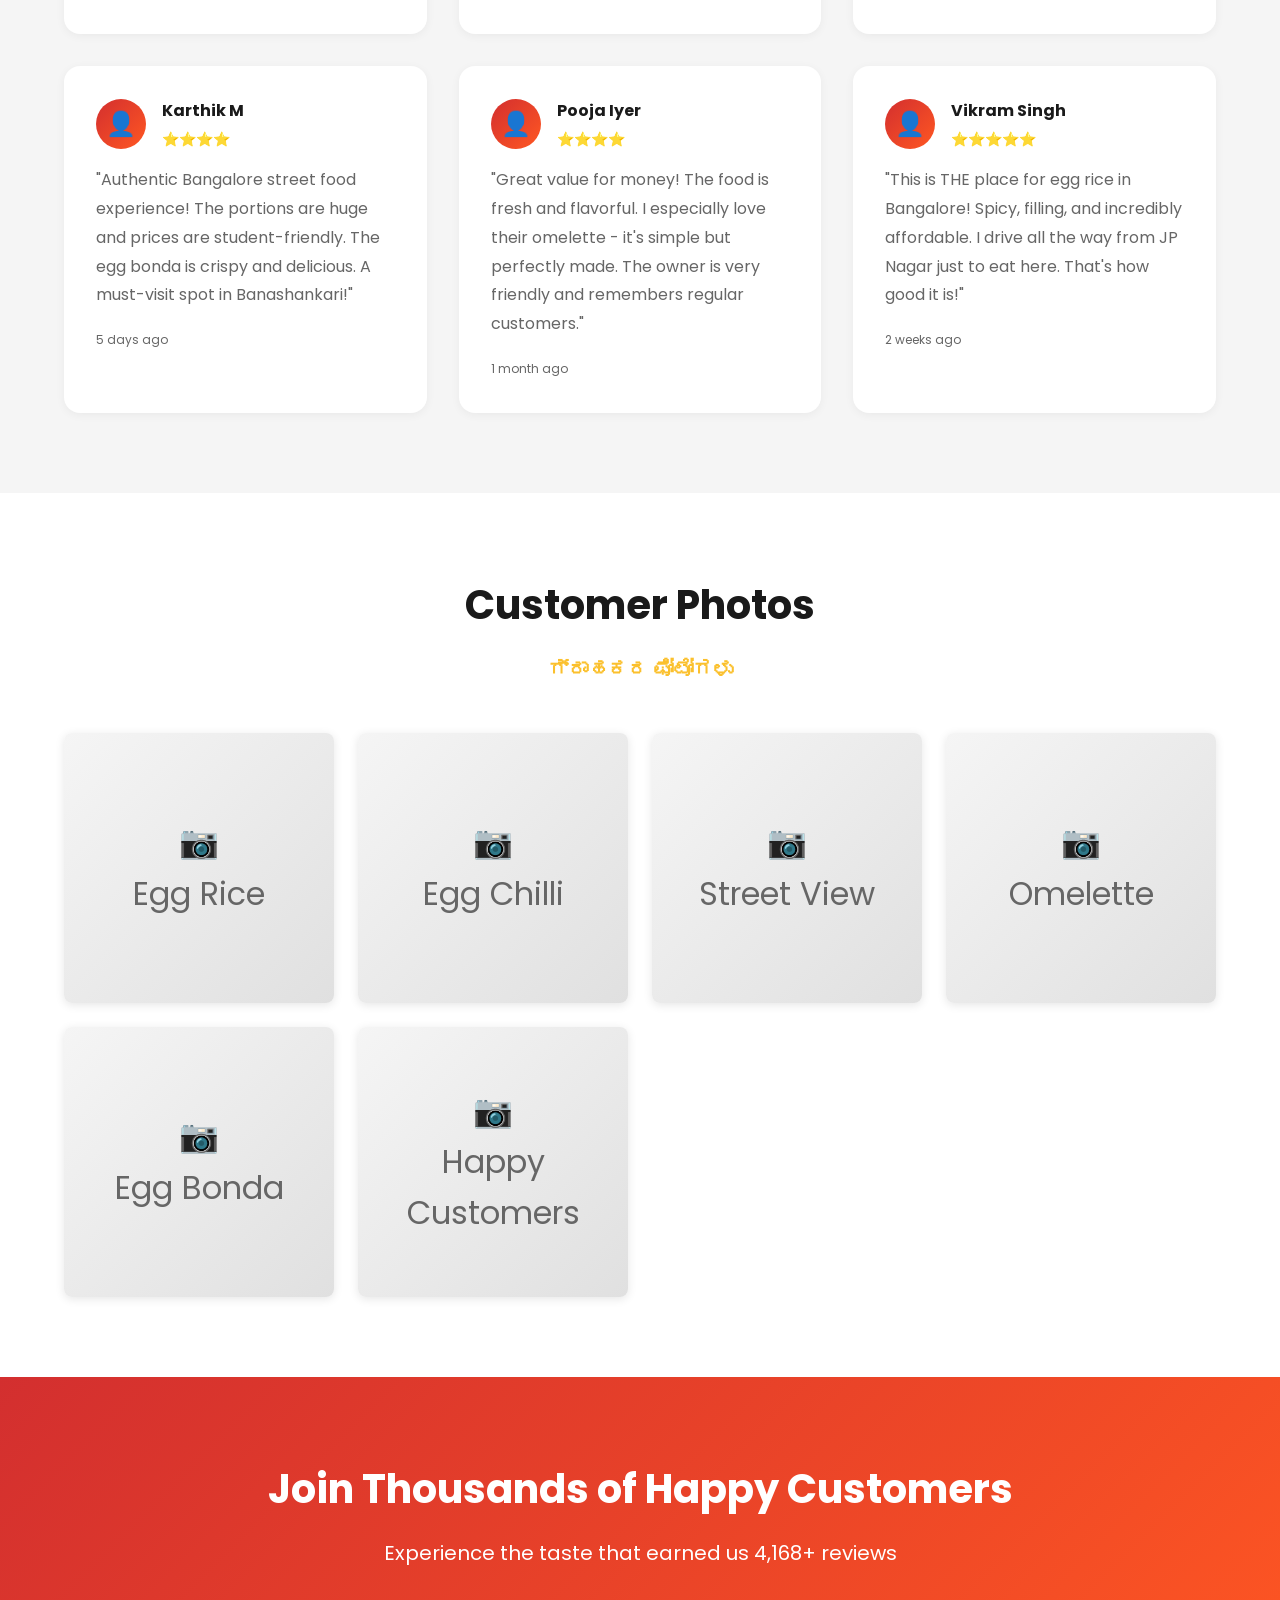
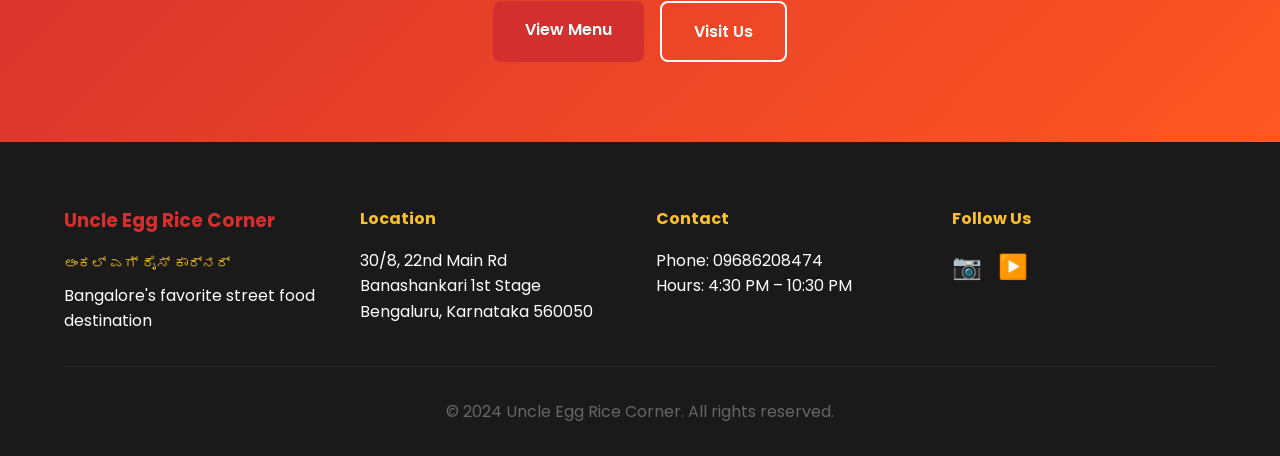
<file: reviews.html>
﻿<!DOCTYPE html>
<html lang="en">

<head>
    <meta charset="UTF-8">
    <meta name="viewport" content="width=device-width, initial-scale=1.0">
    <meta name="description"
        content="Read reviews from 4168+ happy customers who love Uncle Egg Rice Corner's delicious egg rice and street food in Banashankari, Bangalore.">
    <meta name="keywords"
        content="uncle egg rice reviews, bangalore street food reviews, banashankari food reviews, customer testimonials">
    <title>Reviews | Uncle Egg Rice Corner | ಅಂಕಲ್ ಎಗ್ ರೈಸ್ ಕಾರ್ನರ್</title>
    <link rel="preconnect" href="https://fonts.googleapis.com">
    <link rel="preconnect" href="https://fonts.gstatic.com" crossorigin>
    <link href="https://fonts.googleapis.com/css2?family=Poppins:wght@300;400;500;600;700;800&display=swap"
        rel="stylesheet">
    <link rel="stylesheet" href="css/styles.css">
</head>

<body>
    <nav class="navbar" id="navbar">
        <div class="nav-container">
            <div class="logo">
                <h1>Uncle Egg Rice Corner</h1>
                <p class="logo-kannada">ಅಂಕಲ್ ಎಗ್ ರೈಸ್ ಕಾರ್ನರ್</p>
            </div>
            <button class="mobile-menu-toggle" id="mobileMenuToggle"><span></span><span></span><span></span></button>
            <ul class="nav-menu" id="navMenu">
                <li><a href="index.html">Home</a></li>
                <li><a href="menu.html">Menu</a></li>
                <li><a href="about.html">About</a></li>
                <li><a href="reviews.html" class="active">Reviews</a></li>
                <li><a href="contact.html">Contact</a></li>
            </ul>
        </div>
    </nav>

    <section class="page-header">
        <h1>Customer Reviews</h1>
        <p class="page-subtitle">ಗ್ರಾಹಕರ ವಿಮರ್ಶೆಗಳು</p>
    </section>

    <section class="reviews-summary">
        <div class="container">
            <div class="rating-overview">
                <div class="rating-score">
                    <h2>3.5</h2>
                    <div class="stars">⭐⭐⭐⭐</div>
                    <p>Based on 4,168 reviews</p>
                </div>
                <div class="rating-details">
                    <div class="rating-bar"><span class="rating-label">5 ⭐</span>
                        <div class="bar">
                            <div class="fill" style="width: 35%"></div>
                        </div><span class="rating-count">35%</span>
                    </div>
                    <div class="rating-bar"><span class="rating-label">4 ⭐</span>
                        <div class="bar">
                            <div class="fill" style="width: 30%"></div>
                        </div><span class="rating-count">30%</span>
                    </div>
                    <div class="rating-bar"><span class="rating-label">3 ⭐</span>
                        <div class="bar">
                            <div class="fill" style="width: 20%"></div>
                        </div><span class="rating-count">20%</span>
                    </div>
                    <div class="rating-bar"><span class="rating-label">2 ⭐</span>
                        <div class="bar">
                            <div class="fill" style="width: 10%"></div>
                        </div><span class="rating-count">10%</span>
                    </div>
                    <div class="rating-bar"><span class="rating-label">1 ⭐</span>
                        <div class="bar">
                            <div class="fill" style="width: 5%"></div>
                        </div><span class="rating-count">5%</span>
                    </div>
                </div>
            </div>
        </div>
    </section>

    <section class="reviews-section">
        <div class="container">
            <h2>What Our Customers Say</h2>
            <p class="section-subtitle">ನಮ್ಮ ಗ್ರಾಹಕರು ಏನು ಹೇಳುತ್ತಾರೆ</p>
            <div class="reviews-grid">
                <div class="review-card">
                    <div class="review-header">
                        <div class="reviewer-avatar">👤</div>
                        <div class="reviewer-info">
                            <h4>Rajesh Kumar</h4>
                            <div class="review-rating">⭐⭐⭐⭐⭐</div>
                        </div>
                    </div>
                    <p class="review-text">"This place offers good food at what seems to be a quick-service setup. The
                        egg rice is absolutely delicious and spicy. Perfect for students and anyone looking for
                        affordable, tasty food!"</p><span class="review-date">2 weeks ago</span>
                </div>
                <div class="review-card">
                    <div class="review-header">
                        <div class="reviewer-avatar">👤</div>
                        <div class="reviewer-info">
                            <h4>Priya Sharma</h4>
                            <div class="review-rating">⭐⭐⭐⭐</div>
                        </div>
                    </div>
                    <p class="review-text">"Nice and spicy egg rice! Limited menu but everything they make is excellent.
                        It's a street-side cart, so don't expect fancy ambiance, but the food quality makes up for it."
                    </p><span class="review-date">1 month ago</span>
                </div>
                <div class="review-card">
                    <div class="review-header">
                        <div class="reviewer-avatar">👤</div>
                        <div class="reviewer-info">
                            <h4>Arun Reddy</h4>
                            <div class="review-rating">⭐⭐⭐⭐⭐</div>
                        </div>
                    </div>
                    <p class="review-text">"Less price, high quantity, tasty foods! Been coming here since my college
                        days near PES. Uncle always serves with a smile and the portions are generous."</p><span
                        class="review-date">3 weeks ago</span>
                </div>
                <div class="review-card">
                    <div class="review-header">
                        <div class="reviewer-avatar">👤</div>
                        <div class="reviewer-info">
                            <h4>Sneha Patil</h4>
                            <div class="review-rating">⭐⭐⭐⭐</div>
                        </div>
                    </div>
                    <p class="review-text">"The egg chilli here is my favorite! Spicy, flavorful, and so affordable.
                        Great spot for a quick evening snack. The service is fast and friendly."</p><span
                        class="review-date">2 months ago</span>
                </div>
                <div class="review-card">
                    <div class="review-header">
                        <div class="reviewer-avatar">👤</div>
                        <div class="reviewer-info">
                            <h4>Mahesh Gowda</h4>
                            <div class="review-rating">⭐⭐⭐</div>
                        </div>
                    </div>
                    <p class="review-text">"Good food at reasonable prices. The egg rice is authentic street style. Can
                        get crowded during evening hours, but worth the wait. Parking can be tricky though."</p><span
                        class="review-date">1 week ago</span>
                </div>
                <div class="review-card">
                    <div class="review-header">
                        <div class="reviewer-avatar">👤</div>
                        <div class="reviewer-info">
                            <h4>Deepika Nair</h4>
                            <div class="review-rating">⭐⭐⭐⭐⭐</div>
                        </div>
                    </div>
                    <p class="review-text">"Been a regular here for over 2 years! The consistency in taste and quality
                        is impressive. My go-to place whenever I crave egg rice. Highly recommend the egg manchurian!"
                    </p><span class="review-date">3 days ago</span>
                </div>
                <div class="review-card">
                    <div class="review-header">
                        <div class="reviewer-avatar">👤</div>
                        <div class="reviewer-info">
                            <h4>Karthik M</h4>
                            <div class="review-rating">⭐⭐⭐⭐</div>
                        </div>
                    </div>
                    <p class="review-text">"Authentic Bangalore street food experience! The portions are huge and prices
                        are student-friendly. The egg bonda is crispy and delicious. A must-visit spot in Banashankari!"
                    </p><span class="review-date">5 days ago</span>
                </div>
                <div class="review-card">
                    <div class="review-header">
                        <div class="reviewer-avatar">👤</div>
                        <div class="reviewer-info">
                            <h4>Pooja Iyer</h4>
                            <div class="review-rating">⭐⭐⭐⭐</div>
                        </div>
                    </div>
                    <p class="review-text">"Great value for money! The food is fresh and flavorful. I especially love
                        their omelette - it's simple but perfectly made. The owner is very friendly and remembers
                        regular customers."</p><span class="review-date">1 month ago</span>
                </div>
                <div class="review-card">
                    <div class="review-header">
                        <div class="reviewer-avatar">👤</div>
                        <div class="reviewer-info">
                            <h4>Vikram Singh</h4>
                            <div class="review-rating">⭐⭐⭐⭐⭐</div>
                        </div>
                    </div>
                    <p class="review-text">"This is THE place for egg rice in Bangalore! Spicy, filling, and incredibly
                        affordable. I drive all the way from JP Nagar just to eat here. That's how good it is!"</p><span
                        class="review-date">2 weeks ago</span>
                </div>
            </div>
        </div>
    </section>

    <section class="photo-gallery">
        <div class="container">
            <h2>Customer Photos</h2>
            <p class="section-subtitle">ಗ್ರಾಹಕರ ಫೋಟೋಗಳು</p>
            <div class="gallery-grid">
                <div class="gallery-item">
                    <div class="placeholder-gallery">📷<br>Egg Rice</div>
                </div>
                <div class="gallery-item">
                    <div class="placeholder-gallery">📷<br>Egg Chilli</div>
                </div>
                <div class="gallery-item">
                    <div class="placeholder-gallery">📷<br>Street View</div>
                </div>
                <div class="gallery-item">
                    <div class="placeholder-gallery">📷<br>Omelette</div>
                </div>
                <div class="gallery-item">
                    <div class="placeholder-gallery">📷<br>Egg Bonda</div>
                </div>
                <div class="gallery-item">
                    <div class="placeholder-gallery">📷<br>Happy Customers</div>
                </div>
            </div>
        </div>
    </section>

    <section class="cta-section">
        <div class="container">
            <h2>Join Thousands of Happy Customers</h2>
            <p>Experience the taste that earned us 4,168+ reviews</p>
            <div class="cta-buttons"><a href="menu.html" class="btn btn-primary">View Menu</a><a href="contact.html"
                    class="btn btn-secondary">Visit Us</a></div>
        </div>
    </section>

    <a href="tel:+919686208474" class="floating-call-btn" title="Call Us">📞</a>

    <footer class="footer">
        <div class="container">
            <div class="footer-content">
                <div class="footer-section">
                    <h3>Uncle Egg Rice Corner</h3>
                    <p class="footer-kannada">ಅಂಕಲ್ ಎಗ್ ರೈಸ್ ಕಾರ್ನರ್</p>
                    <p>Bangalore's favorite street food destination</p>
                </div>
                <div class="footer-section">
                    <h4>Location</h4>
                    <p>30/8, 22nd Main Rd<br>Banashankari 1st Stage<br>Bengaluru, Karnataka 560050</p>
                </div>
                <div class="footer-section">
                    <h4>Contact</h4>
                    <p>Phone: <a href="tel:+919686208474">09686208474</a><br>Hours: 4:30 PM – 10:30 PM</p>
                </div>
                <div class="footer-section">
                    <h4>Follow Us</h4>
                    <div class="social-icons"><a href="#" class="social-icon">📷</a><a href="#"
                            class="social-icon">▶️</a></div>
                </div>
            </div>
            <div class="footer-bottom">
                <p>&copy; 2024 Uncle Egg Rice Corner. All rights reserved.</p>
            </div>
        </div>
    </footer>
    <script src="js/script.js"></script>
</body>

</html>
</file>
<file: css/styles.css>
* {
    margin: 0;
    padding: 0;
    box-sizing: border-box;
}

:root {
    --primary-color: #d32f2f;
    --secondary-color: #fbc02d;
    --accent-color: #ff5722;
    --dark-bg: #1a1a1a;
    --dark-bg-2: #2a2a2a;
    --text-light: #ffffff;
    --text-dark: #333333;
    --text-gray: #666666;
    --border-color: #e0e0e0;
    --success-color: #4caf50;
    --spacing-unit: 8px;
}

html {
    scroll-behavior: smooth;
}

body {
    font-family: 'Poppins', sans-serif;
    line-height: 1.6;
    color: var(--text-dark);
    background-color: #f5f5f5;
}

.container {
    max-width: 1200px;
    margin: 0 auto;
    padding: 0 calc(var(--spacing-unit) * 3);
}

.text-center {
    text-align: center;
}

.navbar {
    background-color: var(--dark-bg);
    position: sticky;
    top: 0;
    z-index: 1000;
    box-shadow: 0 2px 10px rgba(0, 0, 0, 0.1);
    transition: background-color 0.3s ease;
}

.navbar.scrolled {
    background-color: rgba(26, 26, 26, 0.98);
}

.nav-container {
    max-width: 1200px;
    margin: 0 auto;
    padding: calc(var(--spacing-unit) * 2) calc(var(--spacing-unit) * 3);
    display: flex;
    justify-content: space-between;
    align-items: center;
}

.logo h1 {
    color: var(--primary-color);
    font-size: 1.5rem;
    font-weight: 700;
    margin-bottom: calc(var(--spacing-unit) * 0.5);
}

.logo-kannada {
    color: var(--secondary-color);
    font-size: 0.875rem;
    font-weight: 500;
}

.nav-menu {
    display: flex;
    list-style: none;
    gap: calc(var(--spacing-unit) * 4);
}

.nav-menu a {
    color: var(--text-light);
    text-decoration: none;
    font-weight: 500;
    transition: color 0.3s ease;
    position: relative;
}

.nav-menu a:hover,
.nav-menu a.active {
    color: var(--secondary-color);
}

.nav-menu a.active::after {
    content: '';
    position: absolute;
    bottom: -5px;
    left: 0;
    width: 100%;
    height: 2px;
    background-color: var(--secondary-color);
}

.mobile-menu-toggle {
    display: none;
    flex-direction: column;
    background: none;
    border: none;
    cursor: pointer;
    padding: calc(var(--spacing-unit) * 1);
}

.mobile-menu-toggle span {
    width: 25px;
    height: 3px;
    background-color: var(--text-light);
    margin: 3px 0;
    transition: 0.3s;
}

.hero {
    background: linear-gradient(135deg, var(--dark-bg) 0%, var(--dark-bg-2) 100%);
    color: var(--text-light);
    padding: calc(var(--spacing-unit) * 15) calc(var(--spacing-unit) * 3);
    text-align: center;
    position: relative;
    overflow: hidden;
}

.hero::before {
    content: '🍳';
    position: absolute;
    font-size: 20rem;
    opacity: 0.05;
    top: 50%;
    left: 50%;
    transform: translate(-50%, -50%);
}

.hero-content {
    position: relative;
    z-index: 1;
}

.hero-title {
    font-size: 3rem;
    font-weight: 800;
    margin-bottom: calc(var(--spacing-unit) * 2);
    line-height: 1.2;
    animation: fadeInUp 0.8s ease;
}

.hero-subtitle {
    font-size: 1.5rem;
    color: var(--secondary-color);
    margin-bottom: calc(var(--spacing-unit) * 4);
    animation: fadeInUp 0.8s ease 0.2s both;
}

.hero-buttons {
    display: flex;
    gap: calc(var(--spacing-unit) * 2);
    justify-content: center;
    flex-wrap: wrap;
    animation: fadeInUp 0.8s ease 0.4s both;
}

.btn {
    display: inline-block;
    padding: calc(var(--spacing-unit) * 2) calc(var(--spacing-unit) * 4);
    text-decoration: none;
    font-weight: 600;
    border-radius: calc(var(--spacing-unit) * 1);
    transition: all 0.3s ease;
    cursor: pointer;
    border: none;
    font-family: 'Poppins', sans-serif;
    font-size: 1rem;
}

.btn-primary {
    background-color: var(--primary-color);
    color: var(--text-light);
}

.btn-primary:hover {
    background-color: #b71c1c;
    transform: translateY(-2px);
    box-shadow: 0 4px 12px rgba(211, 47, 47, 0.4);
}

.btn-secondary {
    background-color: transparent;
    color: var(--text-light);
    border: 2px solid var(--text-light);
}

.btn-secondary:hover {
    background-color: var(--text-light);
    color: var(--dark-bg);
}

.btn-accent {
    background-color: var(--accent-color);
    color: var(--text-light);
}

.btn-accent:hover {
    background-color: #e64a19;
    transform: translateY(-2px);
    box-shadow: 0 4px 12px rgba(255, 87, 34, 0.4);
}

.highlights {
    background-color: var(--text-light);
    padding: calc(var(--spacing-unit) * 8) calc(var(--spacing-unit) * 3);
}

.highlight-cards {
    display: grid;
    grid-template-columns: repeat(auto-fit, minmax(250px, 1fr));
    gap: calc(var(--spacing-unit) * 4);
}

.highlight-card {
    text-align: center;
    padding: calc(var(--spacing-unit) * 4);
    background: linear-gradient(135deg, #f5f5f5 0%, #ffffff 100%);
    border-radius: calc(var(--spacing-unit) * 2);
    box-shadow: 0 4px 15px rgba(0, 0, 0, 0.05);
    transition: transform 0.3s ease, box-shadow 0.3s ease;
}

.highlight-card:hover {
    transform: translateY(-5px);
    box-shadow: 0 8px 25px rgba(0, 0, 0, 0.1);
}

.highlight-icon {
    font-size: 3rem;
    margin-bottom: calc(var(--spacing-unit) * 2);
}

.highlight-card h3 {
    font-size: 1.25rem;
    font-weight: 700;
    margin-bottom: calc(var(--spacing-unit) * 1);
    color: var(--dark-bg);
}

.highlight-card p {
    color: var(--text-gray);
}

.story,
.featured-dishes,
.location-section {
    padding: calc(var(--spacing-unit) * 10) calc(var(--spacing-unit) * 3);
}

.section-title {
    font-size: 2.5rem;
    font-weight: 700;
    text-align: center;
    margin-bottom: calc(var(--spacing-unit) * 2);
    color: var(--dark-bg);
}

.section-subtitle {
    text-align: center;
    color: var(--secondary-color);
    font-size: 1.25rem;
    margin-bottom: calc(var(--spacing-unit) * 6);
    font-weight: 600;
}

.story-content {
    display: grid;
    grid-template-columns: 1fr 1fr;
    gap: calc(var(--spacing-unit) * 6);
    align-items: center;
    margin-top: calc(var(--spacing-unit) * 6);
}

.story-text p {
    margin-bottom: calc(var(--spacing-unit) * 3);
    line-height: 1.8;
    color: var(--text-gray);
}

.story-features {
    display: grid;
    grid-template-columns: 1fr 1fr;
    gap: calc(var(--spacing-unit) * 2);
    margin-top: calc(var(--spacing-unit) * 4);
}

.feature {
    background-color: #f5f5f5;
    padding: calc(var(--spacing-unit) * 2);
    border-radius: calc(var(--spacing-unit) * 1);
    font-weight: 500;
    color: var(--dark-bg);
}

.story-image {
    display: flex;
    justify-content: center;
}

.placeholder-image {
    width: 100%;
    height: 400px;
    background: linear-gradient(135deg, var(--primary-color) 0%, var(--accent-color) 100%);
    border-radius: calc(var(--spacing-unit) * 2);
    display: flex;
    align-items: center;
    justify-content: center;
    color: var(--text-light);
    font-size: 2rem;
    font-weight: 700;
    text-align: center;
    box-shadow: 0 10px 30px rgba(0, 0, 0, 0.2);
}

.dishes-grid {
    display: grid;
    grid-template-columns: repeat(auto-fit, minmax(300px, 1fr));
    gap: calc(var(--spacing-unit) * 4);
    margin-bottom: calc(var(--spacing-unit) * 6);
}

.dish-card {
    background-color: var(--text-light);
    border-radius: calc(var(--spacing-unit) * 2);
    overflow: hidden;
    box-shadow: 0 4px 15px rgba(0, 0, 0, 0.1);
    transition: transform 0.3s ease, box-shadow 0.3s ease;
}

.dish-card:hover {
    transform: translateY(-10px);
    box-shadow: 0 12px 30px rgba(0, 0, 0, 0.15);
}

.dish-image {
    height: 200px;
    background: linear-gradient(135deg, #f5f5f5 0%, #e0e0e0 100%);
    display: flex;
    align-items: center;
    justify-content: center;
}

.placeholder-dish {
    font-size: 5rem;
}

.dish-card h3 {
    padding: calc(var(--spacing-unit) * 3);
    padding-bottom: calc(var(--spacing-unit) * 1);
    font-size: 1.5rem;
    color: var(--dark-bg);
}

.dish-card p {
    padding: 0 calc(var(--spacing-unit) * 3) calc(var(--spacing-unit) * 3);
    color: var(--text-gray);
}

.location-info {
    display: grid;
    grid-template-columns: repeat(auto-fit, minmax(300px, 1fr));
    gap: calc(var(--spacing-unit) * 4);
    margin-top: calc(var(--spacing-unit) * 6);
}

.info-item {
    background-color: var(--text-light);
    padding: calc(var(--spacing-unit) * 4);
    border-radius: calc(var(--spacing-unit) * 2);
    box-shadow: 0 4px 15px rgba(0, 0, 0, 0.05);
}

.info-item h3 {
    font-size: 1.5rem;
    margin-bottom: calc(var(--spacing-unit) * 2);
    color: var(--primary-color);
}

.info-item a {
    color: var(--primary-color);
    text-decoration: none;
    font-weight: 600;
}

.info-item a:hover {
    text-decoration: underline;
}

.floating-call-btn {
    position: fixed;
    bottom: calc(var(--spacing-unit) * 4);
    right: calc(var(--spacing-unit) * 4);
    width: 60px;
    height: 60px;
    background-color: var(--accent-color);
    color: var(--text-light);
    border-radius: 50%;
    display: flex;
    align-items: center;
    justify-content: center;
    font-size: 1.5rem;
    text-decoration: none;
    box-shadow: 0 4px 15px rgba(0, 0, 0, 0.3);
    transition: transform 0.3s ease, box-shadow 0.3s ease;
    z-index: 999;
}

.floating-call-btn:hover {
    transform: scale(1.1);
    box-shadow: 0 6px 20px rgba(0, 0, 0, 0.4);
}

.footer {
    background-color: var(--dark-bg);
    color: var(--text-light);
    padding: calc(var(--spacing-unit) * 8) calc(var(--spacing-unit) * 3) calc(var(--spacing-unit) * 4);
}

.footer-content {
    display: grid;
    grid-template-columns: repeat(auto-fit, minmax(250px, 1fr));
    gap: calc(var(--spacing-unit) * 4);
    margin-bottom: calc(var(--spacing-unit) * 4);
}

.footer-section h3 {
    color: var(--primary-color);
    margin-bottom: calc(var(--spacing-unit) * 2);
}

.footer-section h4 {
    color: var(--secondary-color);
    margin-bottom: calc(var(--spacing-unit) * 2);
}

.footer-kannada {
    color: var(--secondary-color);
    font-size: 0.875rem;
    margin-bottom: calc(var(--spacing-unit) * 1);
}

.footer-section a {
    color: var(--text-light);
    text-decoration: none;
}

.footer-section a:hover {
    color: var(--secondary-color);
}

.social-icons {
    display: flex;
    gap: calc(var(--spacing-unit) * 2);
}

.social-icon {
    font-size: 1.5rem;
    transition: transform 0.3s ease;
}

.social-icon:hover {
    transform: scale(1.2);
}

.footer-bottom {
    text-align: center;
    padding-top: calc(var(--spacing-unit) * 4);
    border-top: 1px solid var(--dark-bg-2);
    color: var(--text-gray);
}

.page-header {
    background: linear-gradient(135deg, var(--dark-bg) 0%, var(--dark-bg-2) 100%);
    color: var(--text-light);
    padding: calc(var(--spacing-unit) * 12) calc(var(--spacing-unit) * 3) calc(var(--spacing-unit) * 8);
    text-align: center;
}

.page-header h1 {
    font-size: 3rem;
    font-weight: 800;
    margin-bottom: calc(var(--spacing-unit) * 2);
}

.page-subtitle {
    font-size: 1.5rem;
    color: var(--secondary-color);
}

.menu-section {
    background-color: #f5f5f5;
    padding: calc(var(--spacing-unit) * 10) calc(var(--spacing-unit) * 3);
}

.menu-intro {
    text-align: center;
    margin-bottom: calc(var(--spacing-unit) * 8);
}

.menu-intro h2 {
    font-size: 2rem;
    margin-bottom: calc(var(--spacing-unit) * 2);
    color: var(--dark-bg);
}

.menu-category {
    margin-bottom: calc(var(--spacing-unit) * 8);
}

.category-title {
    font-size: 2rem;
    font-weight: 700;
    margin-bottom: calc(var(--spacing-unit) * 4);
    color: var(--primary-color);
}

.menu-grid {
    display: grid;
    grid-template-columns: repeat(auto-fill, minmax(350px, 1fr));
    gap: calc(var(--spacing-unit) * 3);
}

.menu-item {
    background-color: var(--text-light);
    border-radius: calc(var(--spacing-unit) * 2);
    overflow: hidden;
    display: flex;
    box-shadow: 0 2px 10px rgba(0, 0, 0, 0.05);
    transition: transform 0.3s ease, box-shadow 0.3s ease;
}

.menu-item:hover {
    transform: translateY(-5px);
    box-shadow: 0 8px 20px rgba(0, 0, 0, 0.1);
}

.menu-item-image {
    width: 120px;
    flex-shrink: 0;
    background: linear-gradient(135deg, #f5f5f5 0%, #e0e0e0 100%);
    display: flex;
    align-items: center;
    justify-content: center;
}

.placeholder-menu-img {
    font-size: 3rem;
}

.menu-item-content {
    padding: calc(var(--spacing-unit) * 3);
    flex: 1;
}

.menu-item-content h4 {
    font-size: 1.25rem;
    margin-bottom: calc(var(--spacing-unit) * 1);
    color: var(--dark-bg);
}

.menu-desc {
    font-size: 0.875rem;
    color: var(--text-gray);
    margin-bottom: calc(var(--spacing-unit) * 2);
}

.menu-tags {
    display: flex;
    gap: calc(var(--spacing-unit) * 1);
    flex-wrap: wrap;
}

.tag {
    background-color: #e0e0e0;
    color: var(--dark-bg);
    padding: calc(var(--spacing-unit) * 0.5) calc(var(--spacing-unit) * 1.5);
    border-radius: calc(var(--spacing-unit) * 2);
    font-size: 0.75rem;
    font-weight: 600;
}

.tag.spicy {
    background-color: var(--accent-color);
    color: var(--text-light);
}

.menu-note {
    background-color: var(--text-light);
    padding: calc(var(--spacing-unit) * 4);
    border-radius: calc(var(--spacing-unit) * 2);
    margin-top: calc(var(--spacing-unit) * 6);
    border-left: 4px solid var(--primary-color);
}

.kannada-note {
    color: var(--secondary-color);
    font-weight: 600;
    margin-top: calc(var(--spacing-unit) * 1);
}

.cta-section {
    background: linear-gradient(135deg, var(--primary-color) 0%, var(--accent-color) 100%);
    color: var(--text-light);
    padding: calc(var(--spacing-unit) * 10) calc(var(--spacing-unit) * 3);
    text-align: center;
}

.cta-section h2 {
    font-size: 2.5rem;
    margin-bottom: calc(var(--spacing-unit) * 2);
}

.cta-section p {
    font-size: 1.25rem;
    margin-bottom: calc(var(--spacing-unit) * 4);
}

.cta-buttons {
    display: flex;
    gap: calc(var(--spacing-unit) * 2);
    justify-content: center;
    flex-wrap: wrap;
}

.about-content {
    padding: calc(var(--spacing-unit) * 10) calc(var(--spacing-unit) * 3);
    background-color: #ffffff;
}

.about-main {
    display: grid;
    grid-template-columns: 2fr 1fr;
    gap: calc(var(--spacing-unit) * 6);
    margin-bottom: calc(var(--spacing-unit) * 10);
}

.about-text-section h2 {
    font-size: 2.5rem;
    color: var(--dark-bg);
    margin-bottom: calc(var(--spacing-unit) * 2);
}

.about-text-section h3 {
    font-size: 1.75rem;
    color: var(--primary-color);
    margin-top: calc(var(--spacing-unit) * 4);
    margin-bottom: calc(var(--spacing-unit) * 1);
}

.kannada-heading {
    color: var(--secondary-color);
    font-size: 1.25rem;
    margin-bottom: calc(var(--spacing-unit) * 3);
}

.lead {
    font-size: 1.25rem;
    font-weight: 600;
    color: var(--text-gray);
    margin-bottom: calc(var(--spacing-unit) * 3);
}

.about-text-section p {
    margin-bottom: calc(var(--spacing-unit) * 2);
    line-height: 1.8;
    color: var(--text-gray);
}

.about-values {
    list-style: none;
    margin-top: calc(var(--spacing-unit) * 3);
}

.about-values li {
    margin-bottom: calc(var(--spacing-unit) * 2);
    padding-left: calc(var(--spacing-unit) * 3);
    position: relative;
    line-height: 1.8;
}

.about-values li::before {
    content: '✓';
    position: absolute;
    left: 0;
    color: var(--primary-color);
    font-weight: 700;
}

.about-image-card {
    margin-bottom: calc(var(--spacing-unit) * 4);
}

.placeholder-about-img {
    width: 100%;
    height: 300px;
    background: linear-gradient(135deg, var(--primary-color) 0%, var(--accent-color) 100%);
    border-radius: calc(var(--spacing-unit) * 2);
    display: flex;
    align-items: center;
    justify-content: center;
    color: var(--text-light);
    font-size: 1.5rem;
    font-weight: 700;
    text-align: center;
    box-shadow: 0 8px 20px rgba(0, 0, 0, 0.15);
}

.about-stats {
    display: grid;
    grid-template-columns: 1fr;
    gap: calc(var(--spacing-unit) * 3);
}

.stat-item {
    background-color: #f5f5f5;
    padding: calc(var(--spacing-unit) * 3);
    border-radius: calc(var(--spacing-unit) * 1);
    text-align: center;
}

.stat-item h3 {
    font-size: 2rem;
    color: var(--primary-color);
    margin-bottom: calc(var(--spacing-unit) * 1);
}

.stat-item p {
    color: var(--text-gray);
}

.why-choose-us {
    margin-bottom: calc(var(--spacing-unit) * 10);
}

.why-choose-us h2 {
    font-size: 2.5rem;
    text-align: center;
    margin-bottom: calc(var(--spacing-unit) * 2);
    color: var(--dark-bg);
}

.features-grid {
    display: grid;
    grid-template-columns: repeat(auto-fit, minmax(300px, 1fr));
    gap: calc(var(--spacing-unit) * 4);
    margin-top: calc(var(--spacing-unit) * 6);
}

.feature-card {
    background-color: #f5f5f5;
    padding: calc(var(--spacing-unit) * 4);
    border-radius: calc(var(--spacing-unit) * 2);
    text-align: center;
    transition: transform 0.3s ease, box-shadow 0.3s ease;
}

.feature-card:hover {
    transform: translateY(-5px);
    box-shadow: 0 8px 20px rgba(0, 0, 0, 0.1);
}

.feature-icon {
    font-size: 3rem;
    margin-bottom: calc(var(--spacing-unit) * 2);
}

.feature-card h4 {
    font-size: 1.25rem;
    margin-bottom: calc(var(--spacing-unit) * 2);
    color: var(--dark-bg);
}

.feature-card p {
    color: var(--text-gray);
    line-height: 1.8;
}

.services-section h2 {
    font-size: 2.5rem;
    text-align: center;
    margin-bottom: calc(var(--spacing-unit) * 2);
    color: var(--dark-bg);
}

.services-list {
    max-width: 800px;
    margin: calc(var(--spacing-unit) * 6) auto 0;
}

.service-item {
    display: flex;
    align-items: flex-start;
    gap: calc(var(--spacing-unit) * 3);
    padding: calc(var(--spacing-unit) * 3);
    background-color: #f5f5f5;
    border-radius: calc(var(--spacing-unit) * 1);
    margin-bottom: calc(var(--spacing-unit) * 2);
}

.service-icon {
    font-size: 1.5rem;
    font-weight: 700;
    color: var(--primary-color);
}

.service-item h4 {
    font-size: 1.125rem;
    margin-bottom: calc(var(--spacing-unit) * 0.5);
    color: var(--dark-bg);
}

.service-item p {
    color: var(--text-gray);
    font-size: 0.875rem;
}

.reviews-summary {
    background-color: #ffffff;
    padding: calc(var(--spacing-unit) * 8) calc(var(--spacing-unit) * 3);
}

.rating-overview {
    display: flex;
    gap: calc(var(--spacing-unit) * 8);
    align-items: center;
    justify-content: center;
    flex-wrap: wrap;
}

.rating-score {
    text-align: center;
}

.rating-score h2 {
    font-size: 4rem;
    color: var(--primary-color);
    margin-bottom: calc(var(--spacing-unit) * 1);
}

.stars {
    font-size: 1.5rem;
    margin-bottom: calc(var(--spacing-unit) * 1);
}

.rating-details {
    flex: 1;
    max-width: 400px;
}

.rating-bar {
    display: flex;
    align-items: center;
    gap: calc(var(--spacing-unit) * 2);
    margin-bottom: calc(var(--spacing-unit) * 1);
}

.rating-label {
    width: 50px;
    font-size: 0.875rem;
}

.bar {
    flex: 1;
    height: 10px;
    background-color: #e0e0e0;
    border-radius: 5px;
    overflow: hidden;
}

.fill {
    height: 100%;
    background: linear-gradient(90deg, var(--primary-color) 0%, var(--accent-color) 100%);
}

.rating-count {
    width: 50px;
    text-align: right;
    font-size: 0.875rem;
    color: var(--text-gray);
}

.reviews-section {
    background-color: #f5f5f5;
    padding: calc(var(--spacing-unit) * 10) calc(var(--spacing-unit) * 3);
}

.reviews-section h2 {
    font-size: 2.5rem;
    text-align: center;
    margin-bottom: calc(var(--spacing-unit) * 2);
    color: var(--dark-bg);
}

.reviews-grid {
    display: grid;
    grid-template-columns: repeat(auto-fill, minmax(350px, 1fr));
    gap: calc(var(--spacing-unit) * 4);
    margin-top: calc(var(--spacing-unit) * 6);
}

.review-card {
    background-color: var(--text-light);
    padding: calc(var(--spacing-unit) * 4);
    border-radius: calc(var(--spacing-unit) * 2);
    box-shadow: 0 2px 10px rgba(0, 0, 0, 0.05);
    transition: transform 0.3s ease, box-shadow 0.3s ease;
}

.review-card:hover {
    transform: translateY(-5px);
    box-shadow: 0 8px 20px rgba(0, 0, 0, 0.1);
}

.review-header {
    display: flex;
    align-items: center;
    gap: calc(var(--spacing-unit) * 2);
    margin-bottom: calc(var(--spacing-unit) * 2);
}

.reviewer-avatar {
    width: 50px;
    height: 50px;
    background: linear-gradient(135deg, var(--primary-color) 0%, var(--accent-color) 100%);
    border-radius: 50%;
    display: flex;
    align-items: center;
    justify-content: center;
    font-size: 1.5rem;
}

.reviewer-info h4 {
    font-size: 1rem;
    color: var(--dark-bg);
    margin-bottom: calc(var(--spacing-unit) * 0.5);
}

.review-rating {
    font-size: 0.875rem;
}

.review-text {
    color: var(--text-gray);
    line-height: 1.8;
    margin-bottom: calc(var(--spacing-unit) * 2);
}

.review-date {
    font-size: 0.75rem;
    color: var(--text-gray);
}

.photo-gallery {
    background-color: #ffffff;
    padding: calc(var(--spacing-unit) * 10) calc(var(--spacing-unit) * 3);
}

.photo-gallery h2 {
    font-size: 2.5rem;
    text-align: center;
    margin-bottom: calc(var(--spacing-unit) * 2);
    color: var(--dark-bg);
}

.gallery-grid {
    display: grid;
    grid-template-columns: repeat(auto-fill, minmax(250px, 1fr));
    gap: calc(var(--spacing-unit) * 3);
    margin-top: calc(var(--spacing-unit) * 6);
}

.gallery-item {
    aspect-ratio: 1;
    overflow: hidden;
    border-radius: calc(var(--spacing-unit) * 1);
    box-shadow: 0 2px 10px rgba(0, 0, 0, 0.1);
    transition: transform 0.3s ease;
}

.gallery-item:hover {
    transform: scale(1.05);
}

.placeholder-gallery {
    width: 100%;
    height: 100%;
    background: linear-gradient(135deg, #f5f5f5 0%, #e0e0e0 100%);
    display: flex;
    align-items: center;
    justify-content: center;
    font-size: 2rem;
    color: var(--text-gray);
    text-align: center;
}

.contact-section {
    background-color: #f5f5f5;
    padding: calc(var(--spacing-unit) * 10) calc(var(--spacing-unit) * 3);
}

.contact-grid {
    display: grid;
    grid-template-columns: 1fr 1fr;
    gap: calc(var(--spacing-unit) * 6);
    margin-top: calc(var(--spacing-unit) * 6);
}

.contact-info-column h2,
.contact-form-column h2 {
    font-size: 2rem;
    margin-bottom: calc(var(--spacing-unit) * 2);
    color: var(--dark-bg);
}

.contact-info-column > p,
.contact-form-column > p {
    color: var(--text-gray);
    margin-bottom: calc(var(--spacing-unit) * 4);
}

.contact-details {
    display: flex;
    flex-direction: column;
    gap: calc(var(--spacing-unit) * 4);
}

.contact-item {
    display: flex;
    gap: calc(var(--spacing-unit) * 3);
    align-items: flex-start;
}

.contact-icon {
    font-size: 2rem;
    flex-shrink: 0;
}

.contact-text h3 {
    font-size: 1.25rem;
    margin-bottom: calc(var(--spacing-unit) * 1);
    color: var(--dark-bg);
}

.contact-text p {
    color: var(--text-gray);
    line-height: 1.8;
}

.contact-link {
    color: var(--primary-color);
    text-decoration: none;
    font-weight: 600;
    font-size: 1.125rem;
}

.contact-link:hover {
    text-decoration: underline;
}

.map-code {
    margin-top: calc(var(--spacing-unit) * 1);
    font-size: 0.875rem;
}

.small-text {
    font-size: 0.875rem;
    margin-top: calc(var(--spacing-unit) * 0.5);
}

.contact-form {
    background-color: var(--text-light);
    padding: calc(var(--spacing-unit) * 4);
    border-radius: calc(var(--spacing-unit) * 2);
    box-shadow: 0 4px 15px rgba(0, 0, 0, 0.05);
}

.form-group {
    margin-bottom: calc(var(--spacing-unit) * 3);
}

.form-group label {
    display: block;
    margin-bottom: calc(var(--spacing-unit) * 1);
    font-weight: 600;
    color: var(--dark-bg);
}

.form-group input,
.form-group textarea {
    width: 100%;
    padding: calc(var(--spacing-unit) * 2);
    border: 2px solid var(--border-color);
    border-radius: calc(var(--spacing-unit) * 1);
    font-family: 'Poppins', sans-serif;
    font-size: 1rem;
    transition: border-color 0.3s ease;
}

.form-group input:focus,
.form-group textarea:focus {
    outline: none;
    border-color: var(--primary-color);
}

.form-note {
    font-size: 0.875rem;
    color: var(--text-gray);
    margin-top: calc(var(--spacing-unit) * 2);
}

.form-message {
    padding: calc(var(--spacing-unit) * 3);
    border-radius: calc(var(--spacing-unit) * 1);
    margin-top: calc(var(--spacing-unit) * 3);
}

.form-message.success {
    background-color: #e8f5e9;
    color: var(--success-color);
    border: 2px solid var(--success-color);
}

.form-message.error {
    background-color: #ffebee;
    color: var(--primary-color);
    border: 2px solid var(--primary-color);
}

.map-section {
    background-color: #ffffff;
    padding: calc(var(--spacing-unit) * 10) calc(var(--spacing-unit) * 3);
}

.map-section h2 {
    font-size: 2.5rem;
    text-align: center;
    margin-bottom: calc(var(--spacing-unit) * 2);
    color: var(--dark-bg);
}

.map-container {
    margin-top: calc(var(--spacing-unit) * 6);
    border-radius: calc(var(--spacing-unit) * 2);
    overflow: hidden;
    box-shadow: 0 4px 20px rgba(0, 0, 0, 0.1);
}

.map-buttons {
    display: flex;
    gap: calc(var(--spacing-unit) * 2);
    justify-content: center;
    margin-top: calc(var(--spacing-unit) * 4);
}

@keyframes fadeInUp {
    from {
        opacity: 0;
        transform: translateY(30px);
    }
    to {
        opacity: 1;
        transform: translateY(0);
    }
}

@media (max-width: 768px) {
    .nav-menu {
        position: fixed;
        left: -100%;
        top: 80px;
        flex-direction: column;
        background-color: var(--dark-bg);
        width: 100%;
        text-align: center;
        transition: 0.3s;
        box-shadow: 0 10px 27px rgba(0, 0, 0, 0.05);
        padding: calc(var(--spacing-unit) * 3) 0;
    }

    .nav-menu.active {
        left: 0;
    }

    .mobile-menu-toggle {
        display: flex;
    }

    .hero-title {
        font-size: 2rem;
    }

    .hero-subtitle {
        font-size: 1.125rem;
    }

    .section-title {
        font-size: 2rem;
    }

    .story-content,
    .about-main,
    .contact-grid {
        grid-template-columns: 1fr;
    }

    .dishes-grid,
    .menu-grid,
    .reviews-grid {
        grid-template-columns: 1fr;
    }

    .hero-buttons,
    .cta-buttons {
        flex-direction: column;
        align-items: stretch;
    }

    .btn {
        width: 100%;
    }

    .floating-call-btn {
        bottom: calc(var(--spacing-unit) * 2);
        right: calc(var(--spacing-unit) * 2);
        width: 50px;
        height: 50px;
        font-size: 1.25rem;
    }

    .rating-overview {
        flex-direction: column;
    }

    .rating-details {
        width: 100%;
    }
}

@media (max-width: 480px) {
    .hero {
        padding: calc(var(--spacing-unit) * 10) calc(var(--spacing-unit) * 2);
    }

    .hero-title {
        font-size: 1.75rem;
    }

    .page-header h1 {
        font-size: 2rem;
    }

    .section-title {
        font-size: 1.75rem;
    }

    .menu-grid {
        grid-template-columns: 1fr;
    }

    .menu-item {
        flex-direction: column;
    }

    .menu-item-image {
        width: 100%;
        height: 150px;
    }
}
</file>
